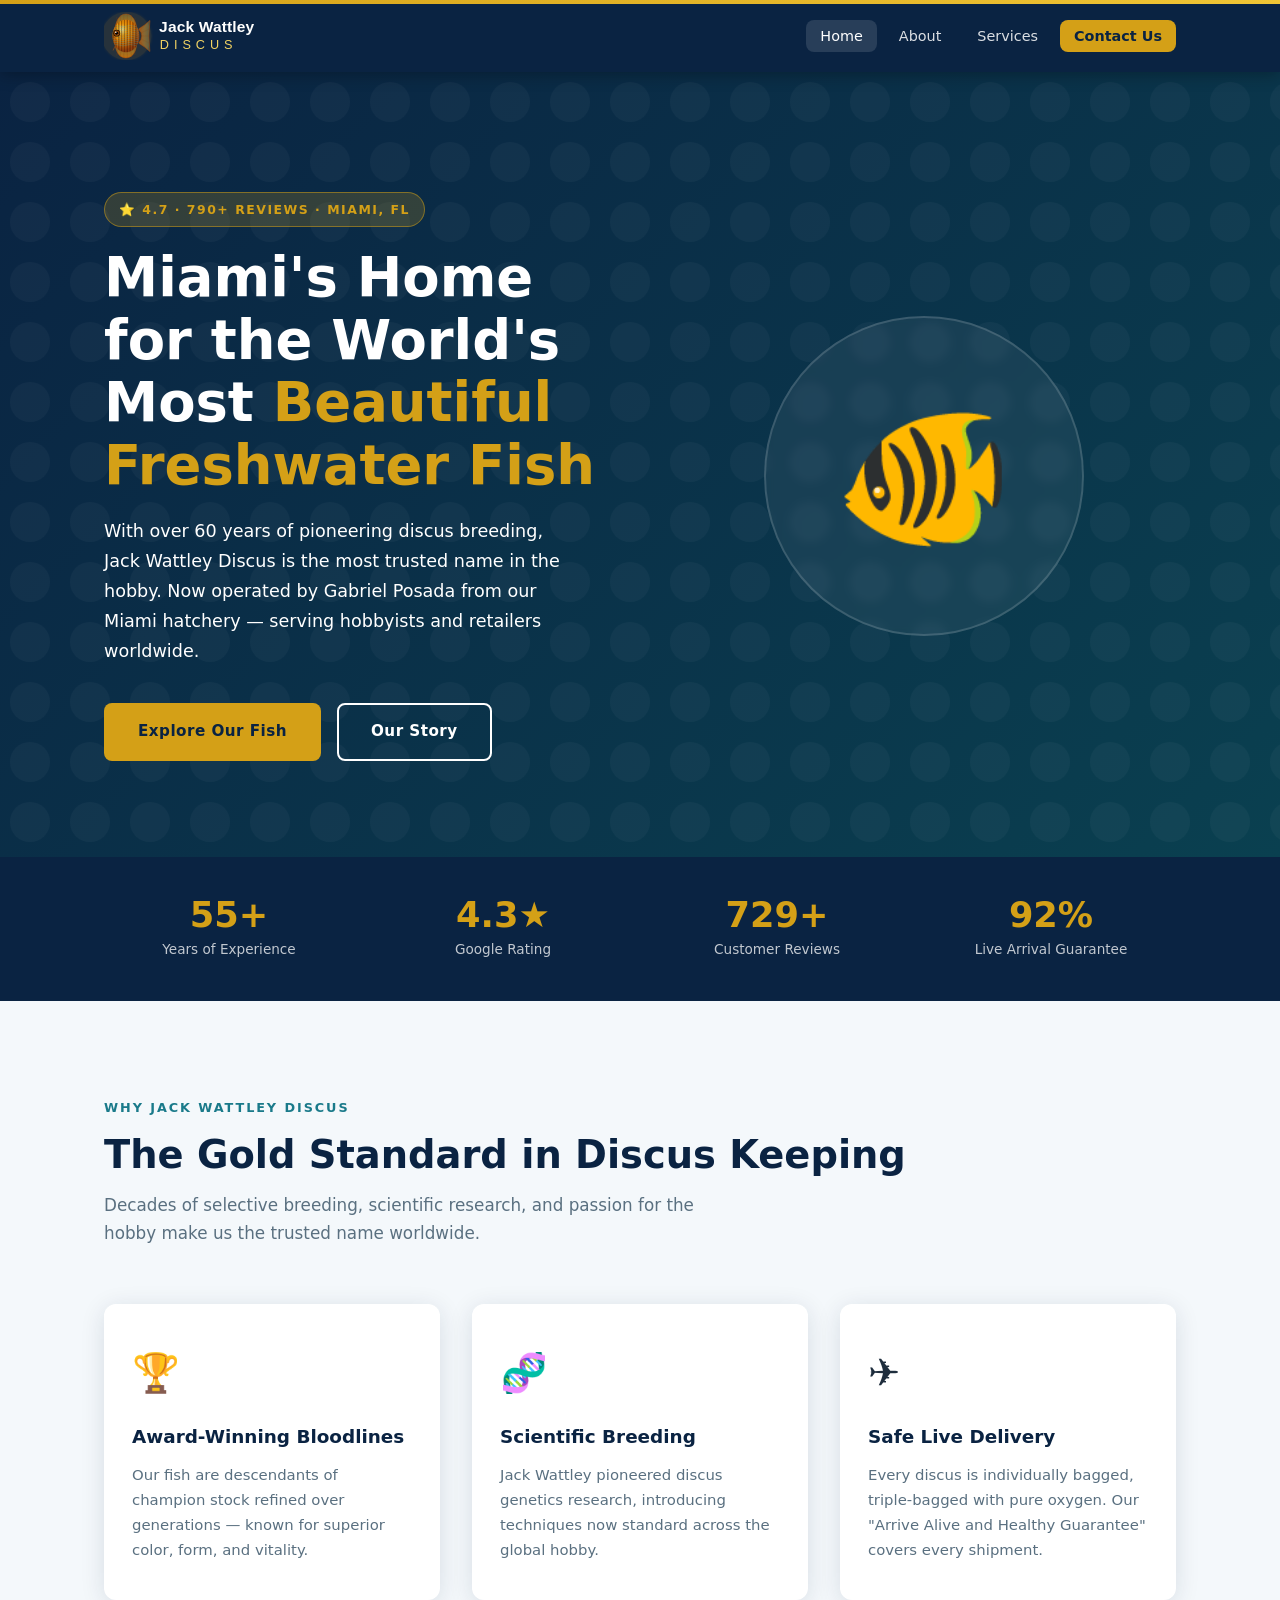
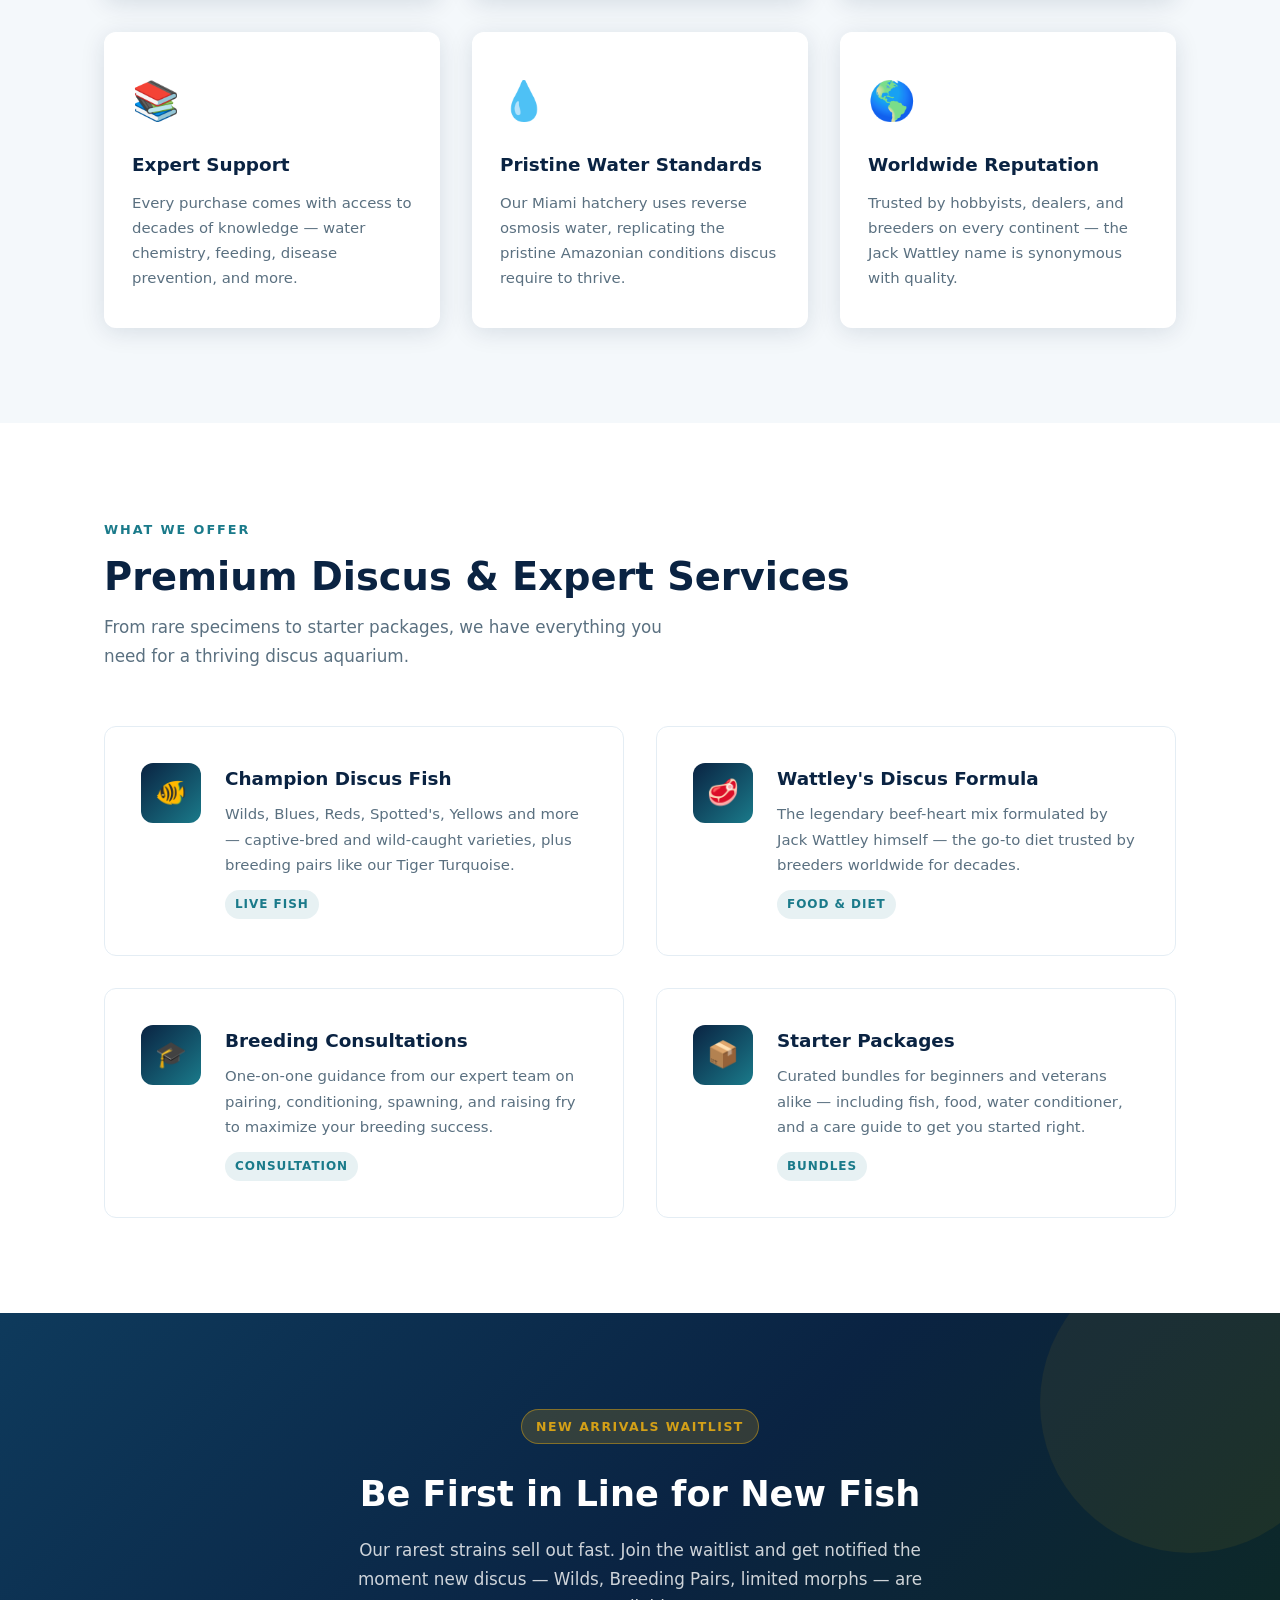
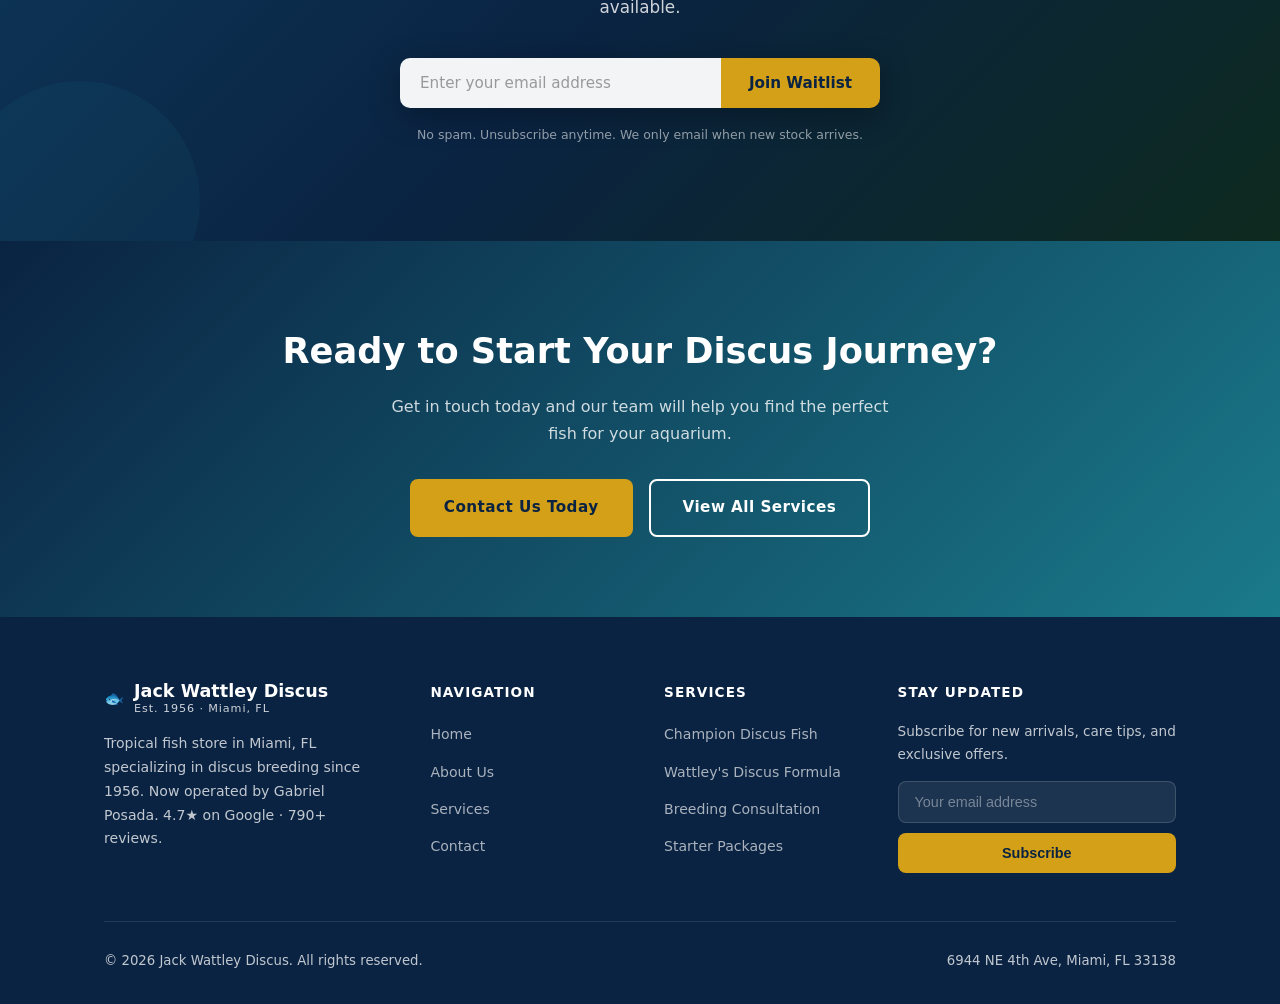
<file: index.html>
<!DOCTYPE html>
<html lang="en">
<head>
  <meta charset="UTF-8" />
  <meta name="viewport" content="width=device-width, initial-scale=1.0" />
  <title>Jack Wattley Discus | Tropical Fish Store in Miami, FL</title>
  <meta name="description" content="Jack Wattley Discus — Miami's premier tropical fish store specializing in discus breeding. Over 60 years of experience. Live arrival guarantee. 4.7★ rated." />
  <link rel="stylesheet" href="css/styles.css" />
</head>
<body>

  <!-- Navigation -->
  <header>
    <nav class="container">
      <a href="index.html" class="logo" aria-label="Jack Wattley Discus Home">
        <img src="images/logo.svg" alt="Jack Wattley Discus" class="logo-img" />
      </a>
      <ul class="nav-links" role="list">
        <li><a href="index.html">Home</a></li>
        <li><a href="about.html">About</a></li>
        <li><a href="services.html">Services</a></li>
        <li><a href="contact.html" class="nav-cta">Contact Us</a></li>
      </ul>
      <button class="hamburger" aria-label="Toggle menu" aria-expanded="false">
        <span></span><span></span><span></span>
      </button>
    </nav>
  </header>

  <!-- Hero -->
  <section class="hero">
    <div class="container hero-inner">
      <div class="hero-content">
        <div class="hero-badge">⭐ 4.7 · 790+ Reviews · Miami, FL</div>
        <h1>Miami's Home for the World's Most <em>Beautiful Freshwater Fish</em></h1>
        <p>With over 60 years of pioneering discus breeding, Jack Wattley Discus is the most trusted name in the hobby. Now operated by Gabriel Posada from our Miami hatchery — serving hobbyists and retailers worldwide.</p>
        <div class="hero-actions">
          <a href="services.html" class="btn btn-primary">Explore Our Fish</a>
          <a href="about.html" class="btn btn-outline">Our Story</a>
        </div>
      </div>
      <div class="hero-visual">
        <div class="fish-graphic">🐠</div>
      </div>
    </div>
  </section>

  <!-- Stats -->
  <div class="stats-bar">
    <div class="container stats-grid">
      <div>
        <div class="stat-num">60+</div>
        <div class="stat-label">Years of Experience</div>
      </div>
      <div>
        <div class="stat-num">4.7★</div>
        <div class="stat-label">Google Rating</div>
      </div>
      <div>
        <div class="stat-num">790+</div>
        <div class="stat-label">Customer Reviews</div>
      </div>
      <div>
        <div class="stat-num">100%</div>
        <div class="stat-label">Live Arrival Guarantee</div>
      </div>
    </div>
  </div>

  <!-- Why Choose Us -->
  <section class="features">
    <div class="container">
      <div class="section-label">Why Jack Wattley Discus</div>
      <h2 class="section-title">The Gold Standard in Discus Keeping</h2>
      <p class="section-subtitle">Decades of selective breeding, scientific research, and passion for the hobby make us the trusted name worldwide.</p>
      <div class="features-grid">
        <div class="feature-card">
          <div class="feature-icon">🏆</div>
          <h3>Award-Winning Bloodlines</h3>
          <p>Our fish are descendants of champion stock refined over generations — known for superior color, form, and vitality.</p>
        </div>
        <div class="feature-card">
          <div class="feature-icon">🧬</div>
          <h3>Scientific Breeding</h3>
          <p>Jack Wattley pioneered discus genetics research, introducing techniques now standard across the global hobby.</p>
        </div>
        <div class="feature-card">
          <div class="feature-icon">✈️</div>
          <h3>Safe Live Delivery</h3>
          <p>Every discus is individually bagged, triple-bagged with pure oxygen. Our "Arrive Alive and Healthy Guarantee" covers every shipment.</p>
        </div>
        <div class="feature-card">
          <div class="feature-icon">📚</div>
          <h3>Expert Support</h3>
          <p>Every purchase comes with access to decades of knowledge — water chemistry, feeding, disease prevention, and more.</p>
        </div>
        <div class="feature-card">
          <div class="feature-icon">💧</div>
          <h3>Pristine Water Standards</h3>
          <p>Our Miami hatchery uses reverse osmosis water, replicating the pristine Amazonian conditions discus require to thrive.</p>
        </div>
        <div class="feature-card">
          <div class="feature-icon">🌎</div>
          <h3>Worldwide Reputation</h3>
          <p>Trusted by hobbyists, dealers, and breeders on every continent — the Jack Wattley name is synonymous with quality.</p>
        </div>
      </div>
    </div>
  </section>

  <!-- Featured Services -->
  <section>
    <div class="container">
      <div class="section-label">What We Offer</div>
      <h2 class="section-title">Premium Discus & Expert Services</h2>
      <p class="section-subtitle">From rare specimens to starter packages, we have everything you need for a thriving discus aquarium.</p>
      <div class="services-grid">
        <div class="service-card">
          <div class="service-icon-wrap">🐠</div>
          <div>
            <h3>Champion Discus Fish</h3>
            <p>Wilds, Blues, Reds, Spotted's, Yellows and more — captive-bred and wild-caught varieties, plus breeding pairs like our Tiger Turquoise.</p>
            <span class="service-tag">Live Fish</span>
          </div>
        </div>
        <div class="service-card">
          <div class="service-icon-wrap">🥩</div>
          <div>
            <h3>Wattley's Discus Formula</h3>
            <p>The legendary beef-heart mix formulated by Jack Wattley himself — the go-to diet trusted by breeders worldwide for decades.</p>
            <span class="service-tag">Food & Diet</span>
          </div>
        </div>
        <div class="service-card">
          <div class="service-icon-wrap">🎓</div>
          <div>
            <h3>Breeding Consultations</h3>
            <p>One-on-one guidance from our expert team on pairing, conditioning, spawning, and raising fry to maximize your breeding success.</p>
            <span class="service-tag">Consultation</span>
          </div>
        </div>
        <div class="service-card">
          <div class="service-icon-wrap">📦</div>
          <div>
            <h3>Starter Packages</h3>
            <p>Curated bundles for beginners and veterans alike — including fish, food, water conditioner, and a care guide to get you started right.</p>
            <span class="service-tag">Bundles</span>
          </div>
        </div>
      </div>
    </div>
  </section>

  <!-- Waitlist -->
  <section class="waitlist">
    <div class="waitlist-inner">
      <div class="waitlist-badge">New Arrivals Waitlist</div>
      <h2>Be First in Line for New Fish</h2>
      <p>Our rarest strains sell out fast. Join the waitlist and get notified the moment new discus — Wilds, Breeding Pairs, limited morphs — are available.</p>
      <form class="waitlist-form" id="waitlistForm" action="https://formspree.io/f/xojzebkj" method="POST">
        <input type="hidden" name="_subject" value="You're on the Jack Wattley Discus Waitlist! 🐠" />
        <input type="hidden" name="_replyto" value="info@wattleydiscus.com" />
        <input type="email" name="email" placeholder="Enter your email address" required aria-label="Email address" />
        <button type="submit">Join Waitlist</button>
      </form>
      <div class="waitlist-note">No spam. Unsubscribe anytime. We only email when new stock arrives.</div>
      <div class="waitlist-success" id="waitlistSuccess">🐠 You're on the list! Check your inbox — a confirmation is on its way.</div>
    </div>
  </section>

  <!-- CTA Banner -->
  <div class="cta-banner">
    <div class="container">
      <h2>Ready to Start Your Discus Journey?</h2>
      <p>Get in touch today and our team will help you find the perfect fish for your aquarium.</p>
      <div class="cta-actions">
        <a href="contact.html" class="btn btn-primary">Contact Us Today</a>
        <a href="services.html" class="btn btn-outline">View All Services</a>
      </div>
    </div>
  </div>

  <!-- Footer -->
  <footer>
    <div class="container">
      <div class="footer-grid">
        <div class="footer-brand">
          <a href="index.html" class="logo">
            <div class="logo-icon">🐟</div>
            <div class="logo-text">Jack Wattley Discus<span>Est. 1956 · Miami, FL</span></div>
          </a>
          <p>Tropical fish store in Miami, FL specializing in discus breeding since 1956. Now operated by Gabriel Posada. 4.7★ on Google · 790+ reviews.</p>
        </div>
        <div class="footer-col">
          <h4>Navigation</h4>
          <ul>
            <li><a href="index.html">Home</a></li>
            <li><a href="about.html">About Us</a></li>
            <li><a href="services.html">Services</a></li>
            <li><a href="contact.html">Contact</a></li>
          </ul>
        </div>
        <div class="footer-col">
          <h4>Services</h4>
          <ul>
            <li><a href="services.html">Champion Discus Fish</a></li>
            <li><a href="services.html">Wattley's Discus Formula</a></li>
            <li><a href="services.html">Breeding Consultation</a></li>
            <li><a href="services.html">Starter Packages</a></li>
          </ul>
        </div>
        <div class="footer-col footer-newsletter">
          <h4>Stay Updated</h4>
          <p style="font-size:.85rem;margin-bottom:14px;">Subscribe for new arrivals, care tips, and exclusive offers.</p>
          <div class="footer-newsletter">
            <input type="email" placeholder="Your email address" aria-label="Email address" />
            <button type="button">Subscribe</button>
          </div>
        </div>
      </div>
      <div class="footer-bottom">
        <span>&copy; 2026 Jack Wattley Discus. All rights reserved.</span>
        <span>6944 NE 4th Ave, Miami, FL 33138</span>
      </div>
    </div>
  </footer>

  <script src="js/main.js"></script>
  <!-- Tawk.to Live Chat — sign up free at tawk.to, go to Administration > Channels > Chat Widget, copy your Property ID and replace YOUR_PROPERTY_ID below -->
  <script type="text/javascript">
    var Tawk_API=Tawk_API||{}, Tawk_LoadStart=new Date();
    (function(){
      var s1=document.createElement("script"),s0=document.getElementsByTagName("script")[0];
      s1.async=true;
      s1.src='https://embed.tawk.to/6a25b2af5bdfa41c2ccf3f19/default';
      s1.charset='UTF-8';
      s1.setAttribute('crossorigin','*');
      s0.parentNode.insertBefore(s1,s0);
    })();
  </script>
</body>
</html>
</file>
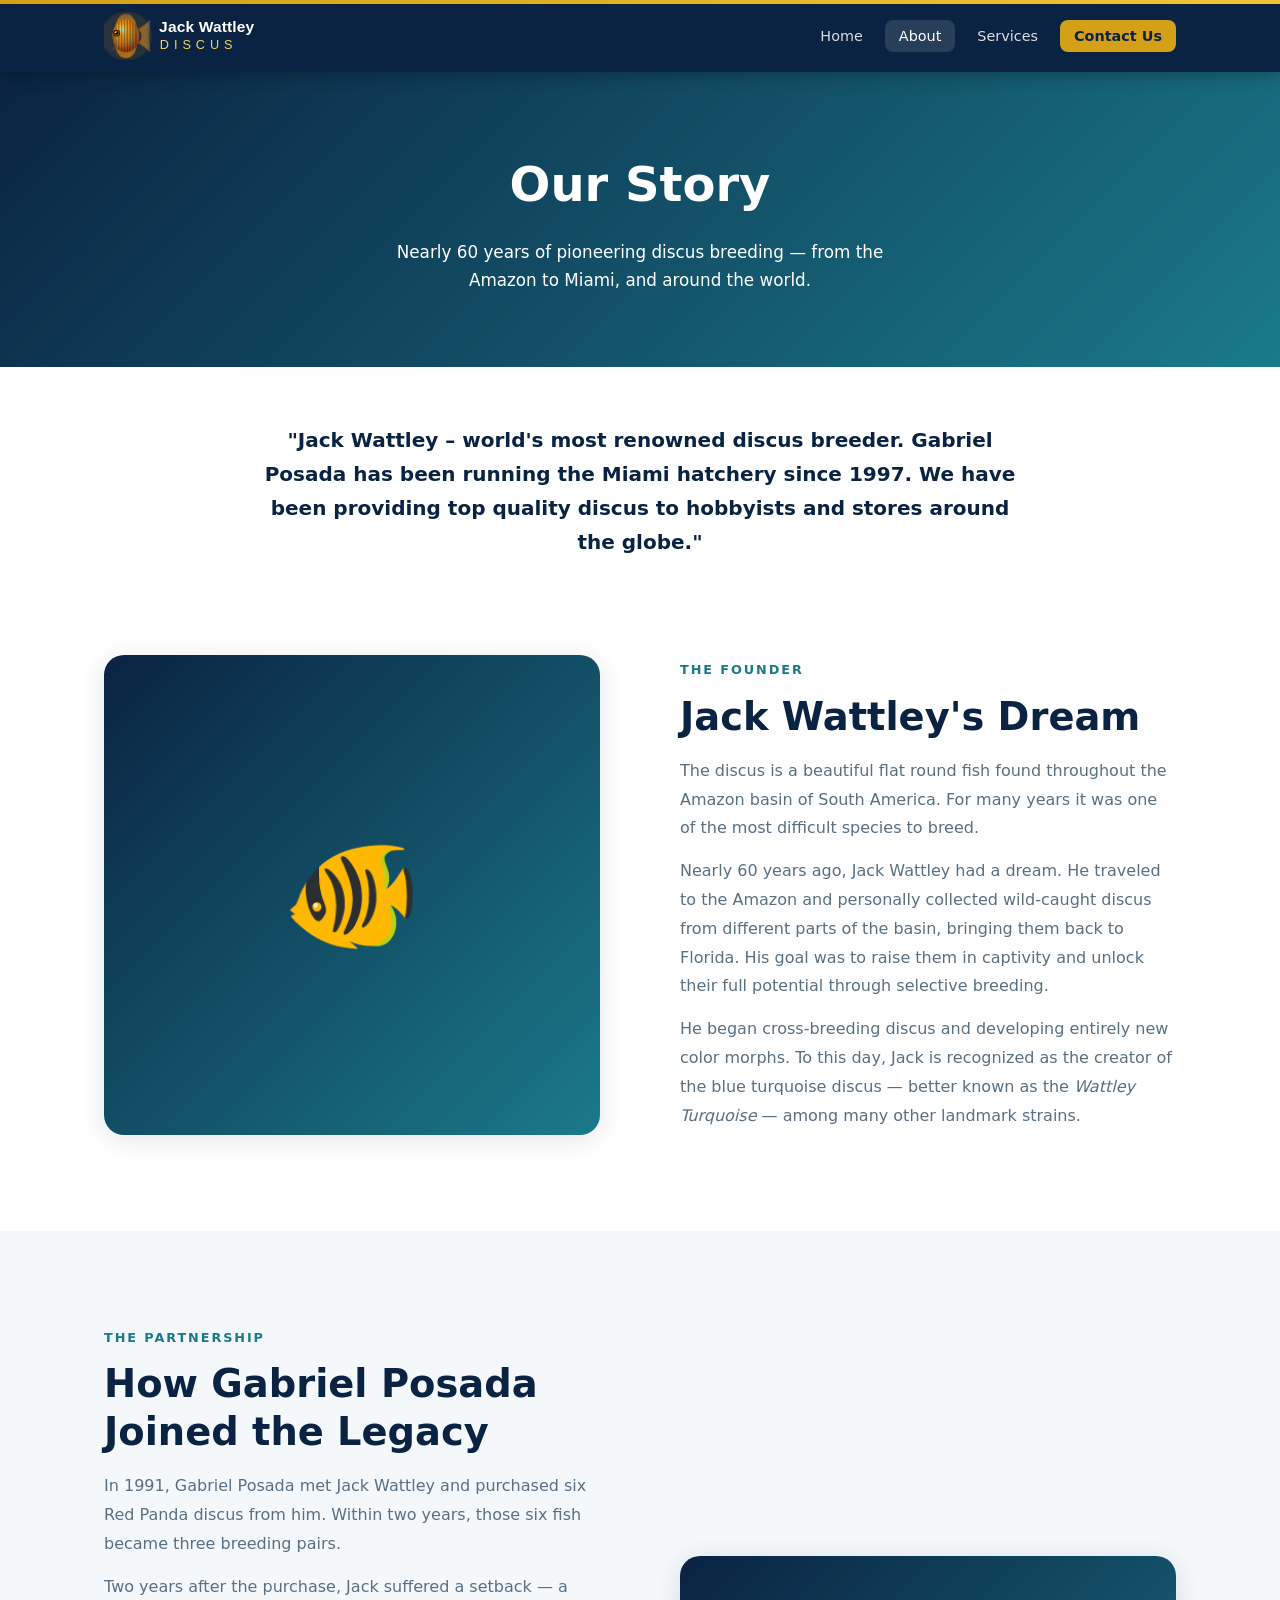
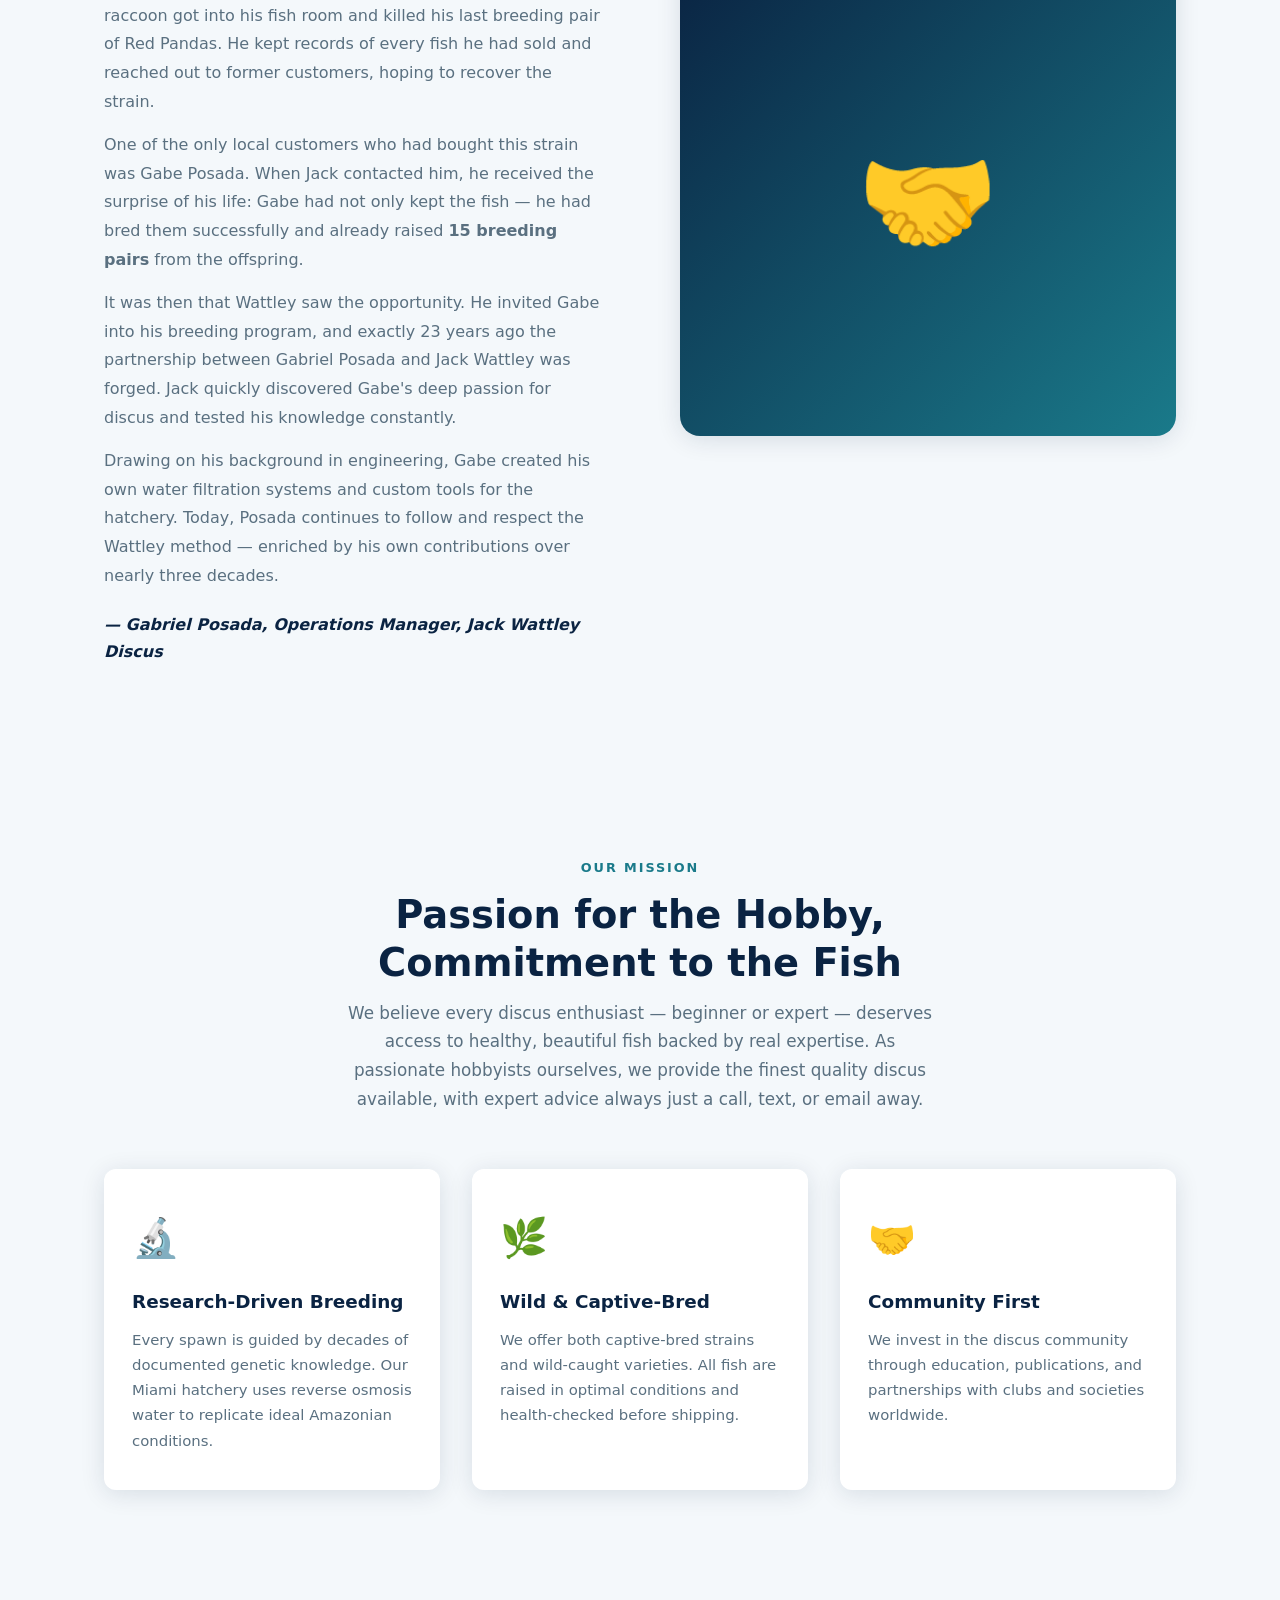
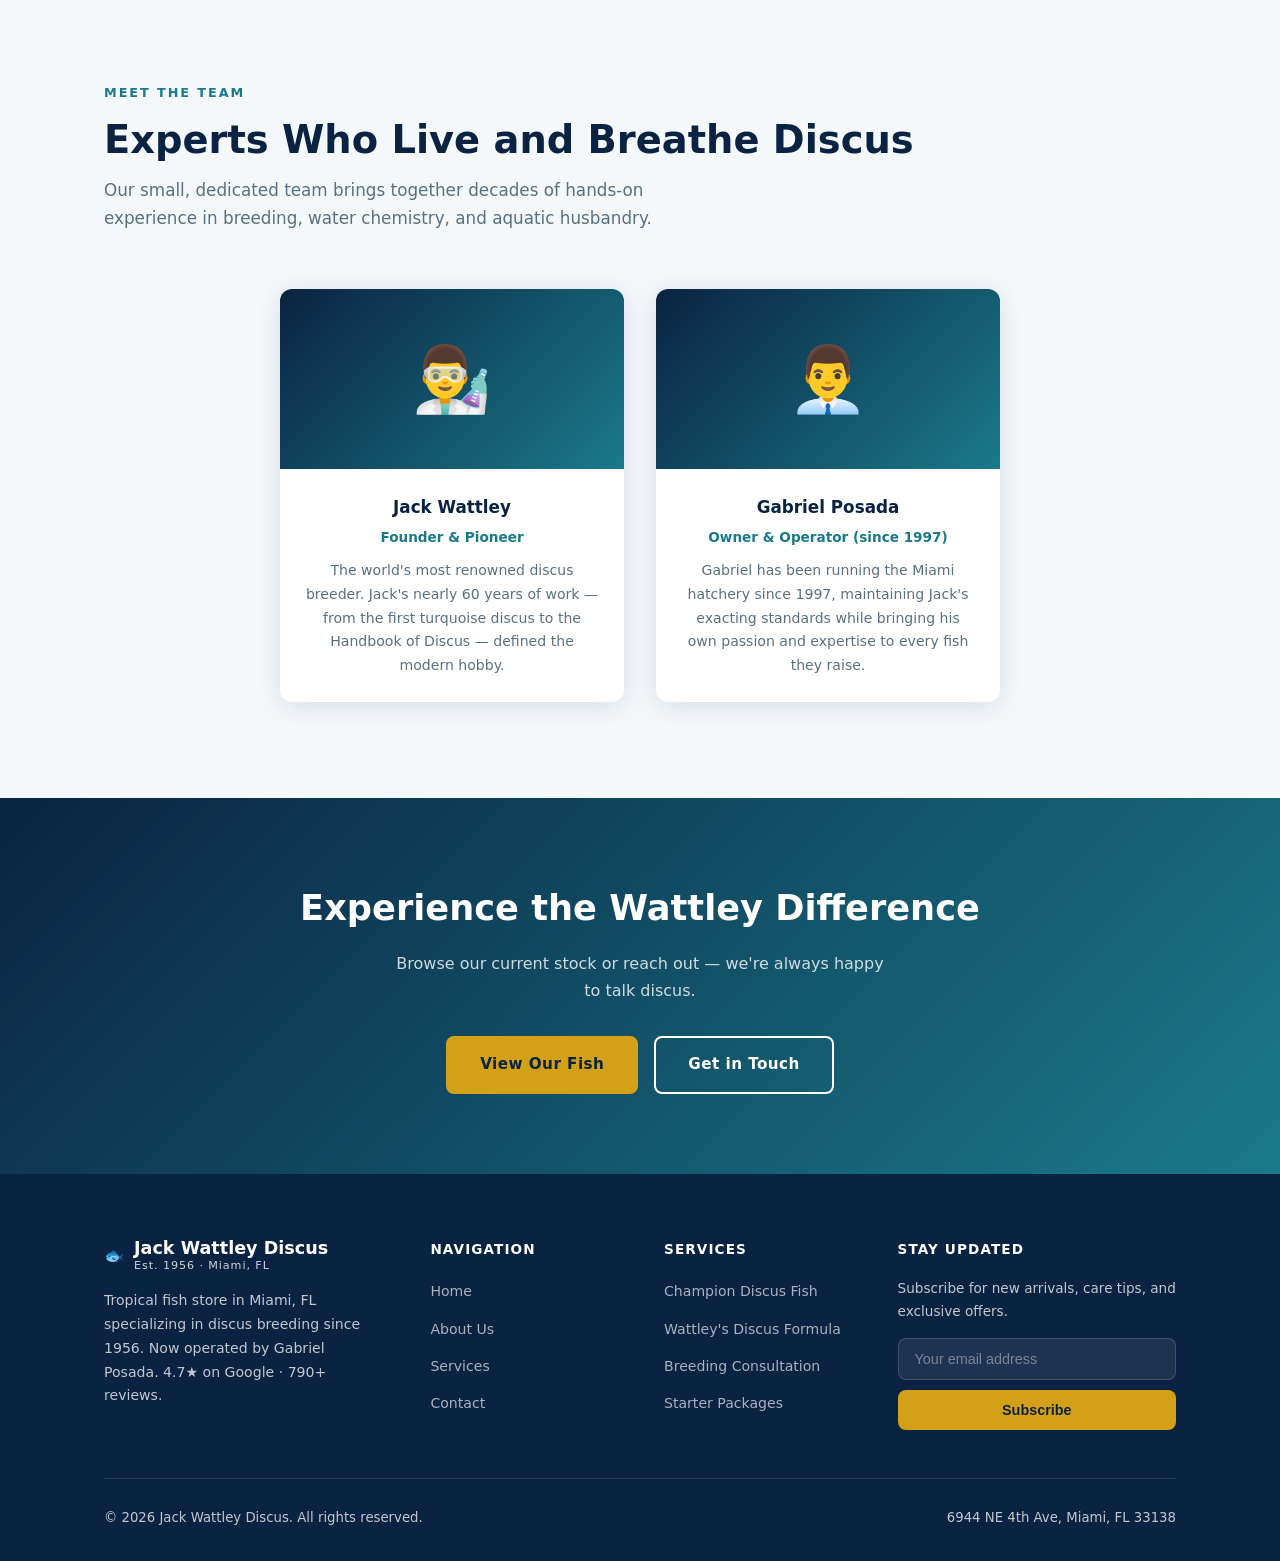
<file: about.html>
<!DOCTYPE html>
<html lang="en">
<head>
  <meta charset="UTF-8" />
  <meta name="viewport" content="width=device-width, initial-scale=1.0" />
  <title>About | Jack Wattley Discus</title>
  <meta name="description" content="The story behind Jack Wattley Discus — over 60 years of pioneering discus breeding, now operated by Gabriel Posada from our Miami, FL hatchery since 1997." />
  <link rel="stylesheet" href="css/styles.css" />
</head>
<body>

  <header>
    <nav class="container">
      <a href="index.html" class="logo" aria-label="Jack Wattley Discus Home">
        <img src="images/logo.svg" alt="Jack Wattley Discus" class="logo-img" />
      </a>
      <ul class="nav-links" role="list">
        <li><a href="index.html">Home</a></li>
        <li><a href="about.html">About</a></li>
        <li><a href="services.html">Services</a></li>
        <li><a href="contact.html" class="nav-cta">Contact Us</a></li>
      </ul>
      <button class="hamburger" aria-label="Toggle menu" aria-expanded="false">
        <span></span><span></span><span></span>
      </button>
    </nav>
  </header>

  <!-- Page Hero -->
  <div class="page-hero">
    <div class="container">
      <h1>Our Story</h1>
      <p>Nearly 60 years of pioneering discus breeding — from the Amazon to Miami, and around the world.</p>
    </div>
  </div>

  <!-- Intro quote -->
  <section style="padding:56px 0 0;">
    <div class="container" style="max-width:820px;text-align:center;">
      <p style="font-size:1.25rem;color:var(--navy);font-weight:600;line-height:1.7;">"Jack Wattley – world's most renowned discus breeder. Gabriel Posada has been running the Miami hatchery since 1997. We have been providing top quality discus to hobbyists and stores around the globe."</p>
    </div>
  </section>

  <!-- Jack's Story -->
  <section>
    <div class="container about-inner">
      <div class="about-image">🐠</div>
      <div>
        <div class="section-label">The Founder</div>
        <h2 class="section-title">Jack Wattley's Dream</h2>
        <p style="color:var(--muted);margin-top:16px;line-height:1.8;">The discus is a beautiful flat round fish found throughout the Amazon basin of South America. For many years it was one of the most difficult species to breed.</p>
        <p style="color:var(--muted);margin-top:14px;line-height:1.8;">Nearly 60 years ago, Jack Wattley had a dream. He traveled to the Amazon and personally collected wild-caught discus from different parts of the basin, bringing them back to Florida. His goal was to raise them in captivity and unlock their full potential through selective breeding.</p>
        <p style="color:var(--muted);margin-top:14px;line-height:1.8;">He began cross-breeding discus and developing entirely new color morphs. To this day, Jack is recognized as the creator of the blue turquoise discus — better known as the <em>Wattley Turquoise</em> — among many other landmark strains.</p>
      </div>
    </div>
  </section>

  <!-- Gabe's Story -->
  <section style="background:var(--light);">
    <div class="container about-inner" style="direction:ltr;">
      <div>
        <div class="section-label">The Partnership</div>
        <h2 class="section-title">How Gabriel Posada Joined the Legacy</h2>
        <p style="color:var(--muted);margin-top:16px;line-height:1.8;">In 1991, Gabriel Posada met Jack Wattley and purchased six Red Panda discus from him. Within two years, those six fish became three breeding pairs.</p>
        <p style="color:var(--muted);margin-top:14px;line-height:1.8;">Two years after the purchase, Jack suffered a setback — a raccoon got into his fish room and killed his last breeding pair of Red Pandas. He kept records of every fish he had sold and reached out to former customers, hoping to recover the strain.</p>
        <p style="color:var(--muted);margin-top:14px;line-height:1.8;">One of the only local customers who had bought this strain was Gabe Posada. When Jack contacted him, he received the surprise of his life: Gabe had not only kept the fish — he had bred them successfully and already raised <strong>15 breeding pairs</strong> from the offspring.</p>
        <p style="color:var(--muted);margin-top:14px;line-height:1.8;">It was then that Wattley saw the opportunity. He invited Gabe into his breeding program, and exactly 23 years ago the partnership between Gabriel Posada and Jack Wattley was forged. Jack quickly discovered Gabe's deep passion for discus and tested his knowledge constantly.</p>
        <p style="color:var(--muted);margin-top:14px;line-height:1.8;">Drawing on his background in engineering, Gabe created his own water filtration systems and custom tools for the hatchery. Today, Posada continues to follow and respect the Wattley method — enriched by his own contributions over nearly three decades.</p>
        <p style="margin-top:20px;font-style:italic;color:var(--navy);font-weight:600;">— Gabriel Posada, Operations Manager, Jack Wattley Discus</p>
      </div>
      <div class="about-image">🤝</div>
    </div>
  </section>

  <!-- Mission -->
  <section class="features">
    <div class="container">
      <div style="max-width:700px; margin: 0 auto; text-align:center;">
        <div class="section-label">Our Mission</div>
        <h2 class="section-title">Passion for the Hobby, Commitment to the Fish</h2>
        <p class="section-subtitle" style="margin-inline:auto;">We believe every discus enthusiast — beginner or expert — deserves access to healthy, beautiful fish backed by real expertise. As passionate hobbyists ourselves, we provide the finest quality discus available, with expert advice always just a call, text, or email away.</p>
      </div>
      <div class="features-grid" style="margin-top:56px;">
        <div class="feature-card">
          <div class="feature-icon">🔬</div>
          <h3>Research-Driven Breeding</h3>
          <p>Every spawn is guided by decades of documented genetic knowledge. Our Miami hatchery uses reverse osmosis water to replicate ideal Amazonian conditions.</p>
        </div>
        <div class="feature-card">
          <div class="feature-icon">🌿</div>
          <h3>Wild & Captive-Bred</h3>
          <p>We offer both captive-bred strains and wild-caught varieties. All fish are raised in optimal conditions and health-checked before shipping.</p>
        </div>
        <div class="feature-card">
          <div class="feature-icon">🤝</div>
          <h3>Community First</h3>
          <p>We invest in the discus community through education, publications, and partnerships with clubs and societies worldwide.</p>
        </div>
      </div>
    </div>
  </section>

  <!-- Team -->
  <section class="team">
    <div class="container">
      <div class="section-label">Meet the Team</div>
      <h2 class="section-title">Experts Who Live and Breathe Discus</h2>
      <p class="section-subtitle">Our small, dedicated team brings together decades of hands-on experience in breeding, water chemistry, and aquatic husbandry.</p>
      <div class="team-grid" style="grid-template-columns: repeat(2, 1fr); max-width:720px; margin:56px auto 0;">
        <div class="team-card">
          <div class="team-avatar">👨‍🔬</div>
          <div class="team-info">
            <h3>Jack Wattley</h3>
            <div class="role">Founder & Pioneer</div>
            <p>The world's most renowned discus breeder. Jack's nearly 60 years of work — from the first turquoise discus to the Handbook of Discus — defined the modern hobby.</p>
          </div>
        </div>
        <div class="team-card">
          <div class="team-avatar">👨‍💼</div>
          <div class="team-info">
            <h3>Gabriel Posada</h3>
            <div class="role">Owner & Operator (since 1997)</div>
            <p>Gabriel has been running the Miami hatchery since 1997, maintaining Jack's exacting standards while bringing his own passion and expertise to every fish they raise.</p>
          </div>
        </div>
      </div>
    </div>
  </section>

  <!-- CTA Banner -->
  <div class="cta-banner">
    <div class="container">
      <h2>Experience the Wattley Difference</h2>
      <p>Browse our current stock or reach out — we're always happy to talk discus.</p>
      <div class="cta-actions">
        <a href="services.html" class="btn btn-primary">View Our Fish</a>
        <a href="contact.html" class="btn btn-outline">Get in Touch</a>
      </div>
    </div>
  </div>

  <footer>
    <div class="container">
      <div class="footer-grid">
        <div class="footer-brand">
          <a href="index.html" class="logo">
            <div class="logo-icon">🐟</div>
            <div class="logo-text">Jack Wattley Discus<span>Est. 1956 · Miami, FL</span></div>
          </a>
          <p>Tropical fish store in Miami, FL specializing in discus breeding since 1956. Now operated by Gabriel Posada. 4.7★ on Google · 790+ reviews.</p>
        </div>
        <div class="footer-col">
          <h4>Navigation</h4>
          <ul>
            <li><a href="index.html">Home</a></li>
            <li><a href="about.html">About Us</a></li>
            <li><a href="services.html">Services</a></li>
            <li><a href="contact.html">Contact</a></li>
          </ul>
        </div>
        <div class="footer-col">
          <h4>Services</h4>
          <ul>
            <li><a href="services.html">Champion Discus Fish</a></li>
            <li><a href="services.html">Wattley's Discus Formula</a></li>
            <li><a href="services.html">Breeding Consultation</a></li>
            <li><a href="services.html">Starter Packages</a></li>
          </ul>
        </div>
        <div class="footer-col footer-newsletter">
          <h4>Stay Updated</h4>
          <p style="font-size:.85rem;margin-bottom:14px;">Subscribe for new arrivals, care tips, and exclusive offers.</p>
          <div class="footer-newsletter">
            <input type="email" placeholder="Your email address" aria-label="Email address" />
            <button type="button">Subscribe</button>
          </div>
        </div>
      </div>
      <div class="footer-bottom">
        <span>&copy; 2026 Jack Wattley Discus. All rights reserved.</span>
        <span>6944 NE 4th Ave, Miami, FL 33138</span>
      </div>
    </div>
  </footer>

  <script src="js/main.js"></script>
  <script type="text/javascript">
    var Tawk_API=Tawk_API||{}, Tawk_LoadStart=new Date();
    (function(){
      var s1=document.createElement("script"),s0=document.getElementsByTagName("script")[0];
      s1.async=true;
      s1.src='https://embed.tawk.to/6a25b2af5bdfa41c2ccf3f19/default';
      s1.charset='UTF-8';
      s1.setAttribute('crossorigin','*');
      s0.parentNode.insertBefore(s1,s0);
    })();
  </script>
</body>
</html>
</file>
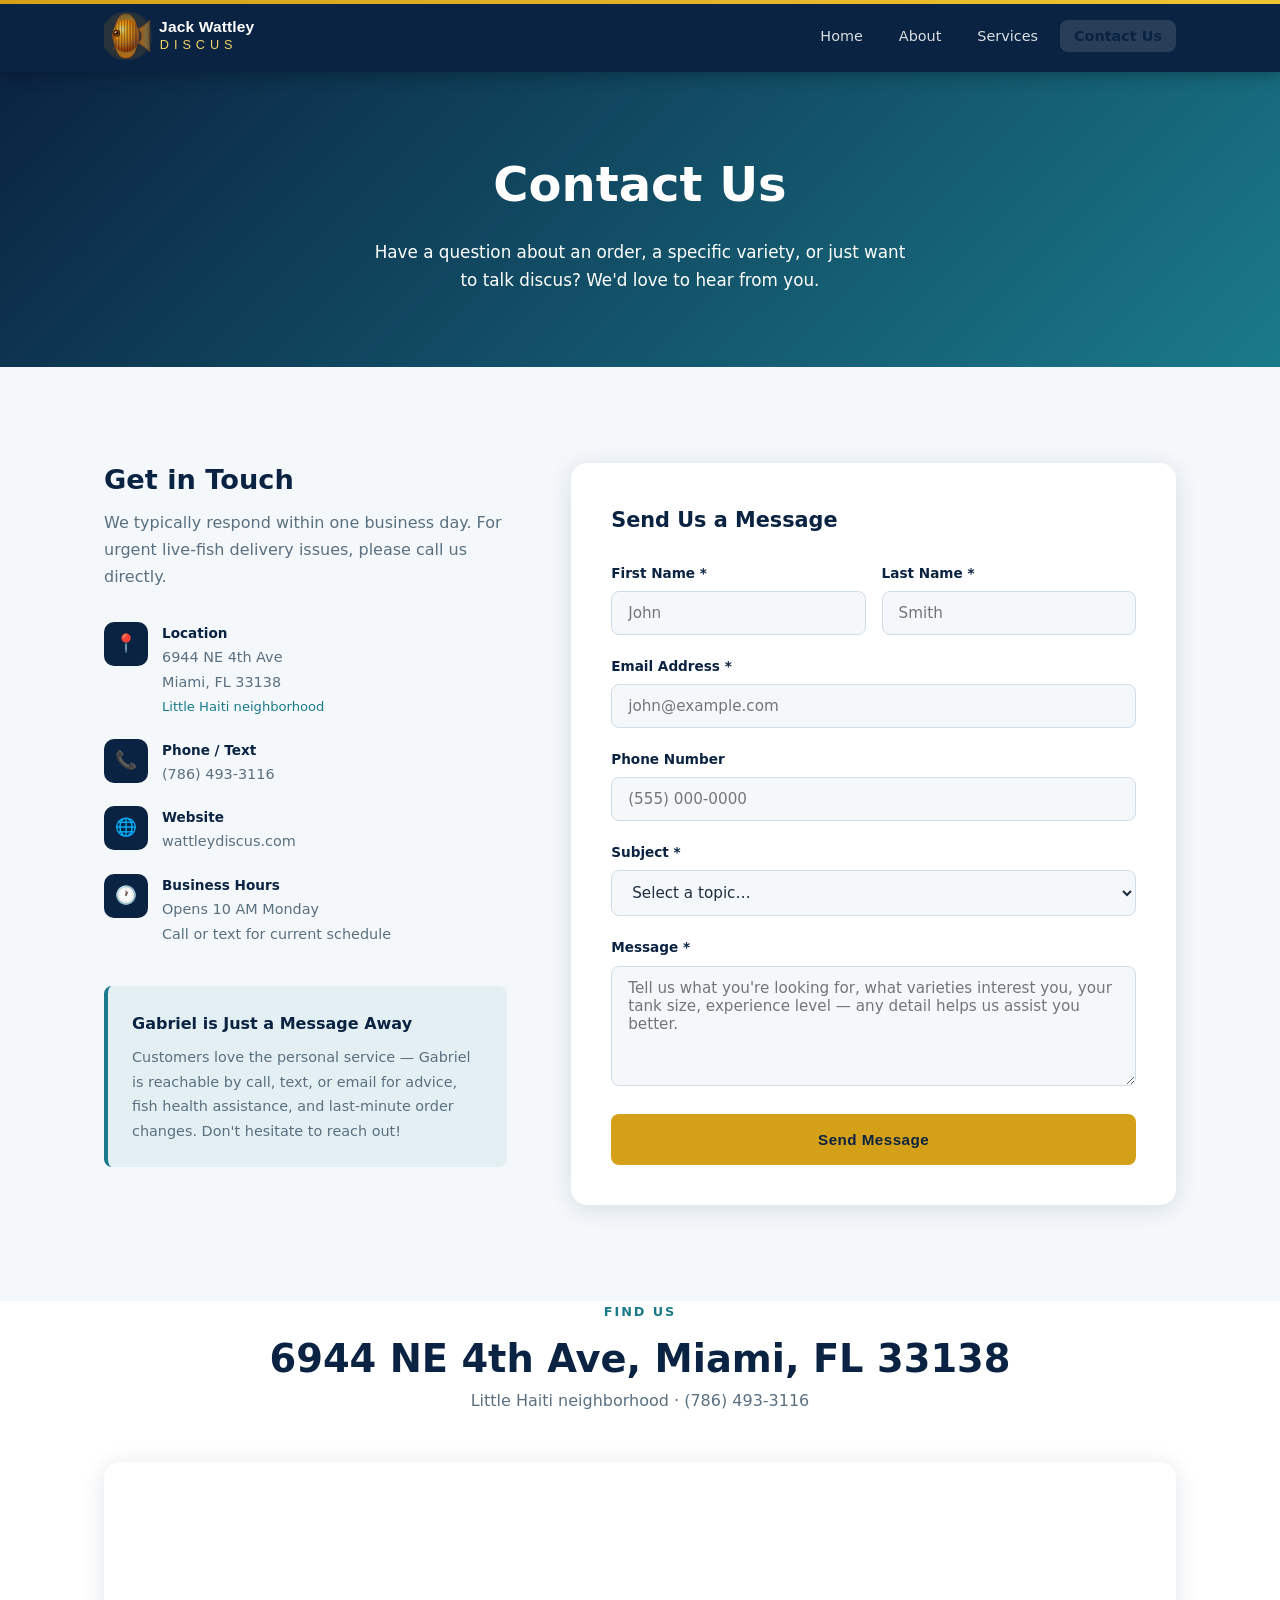
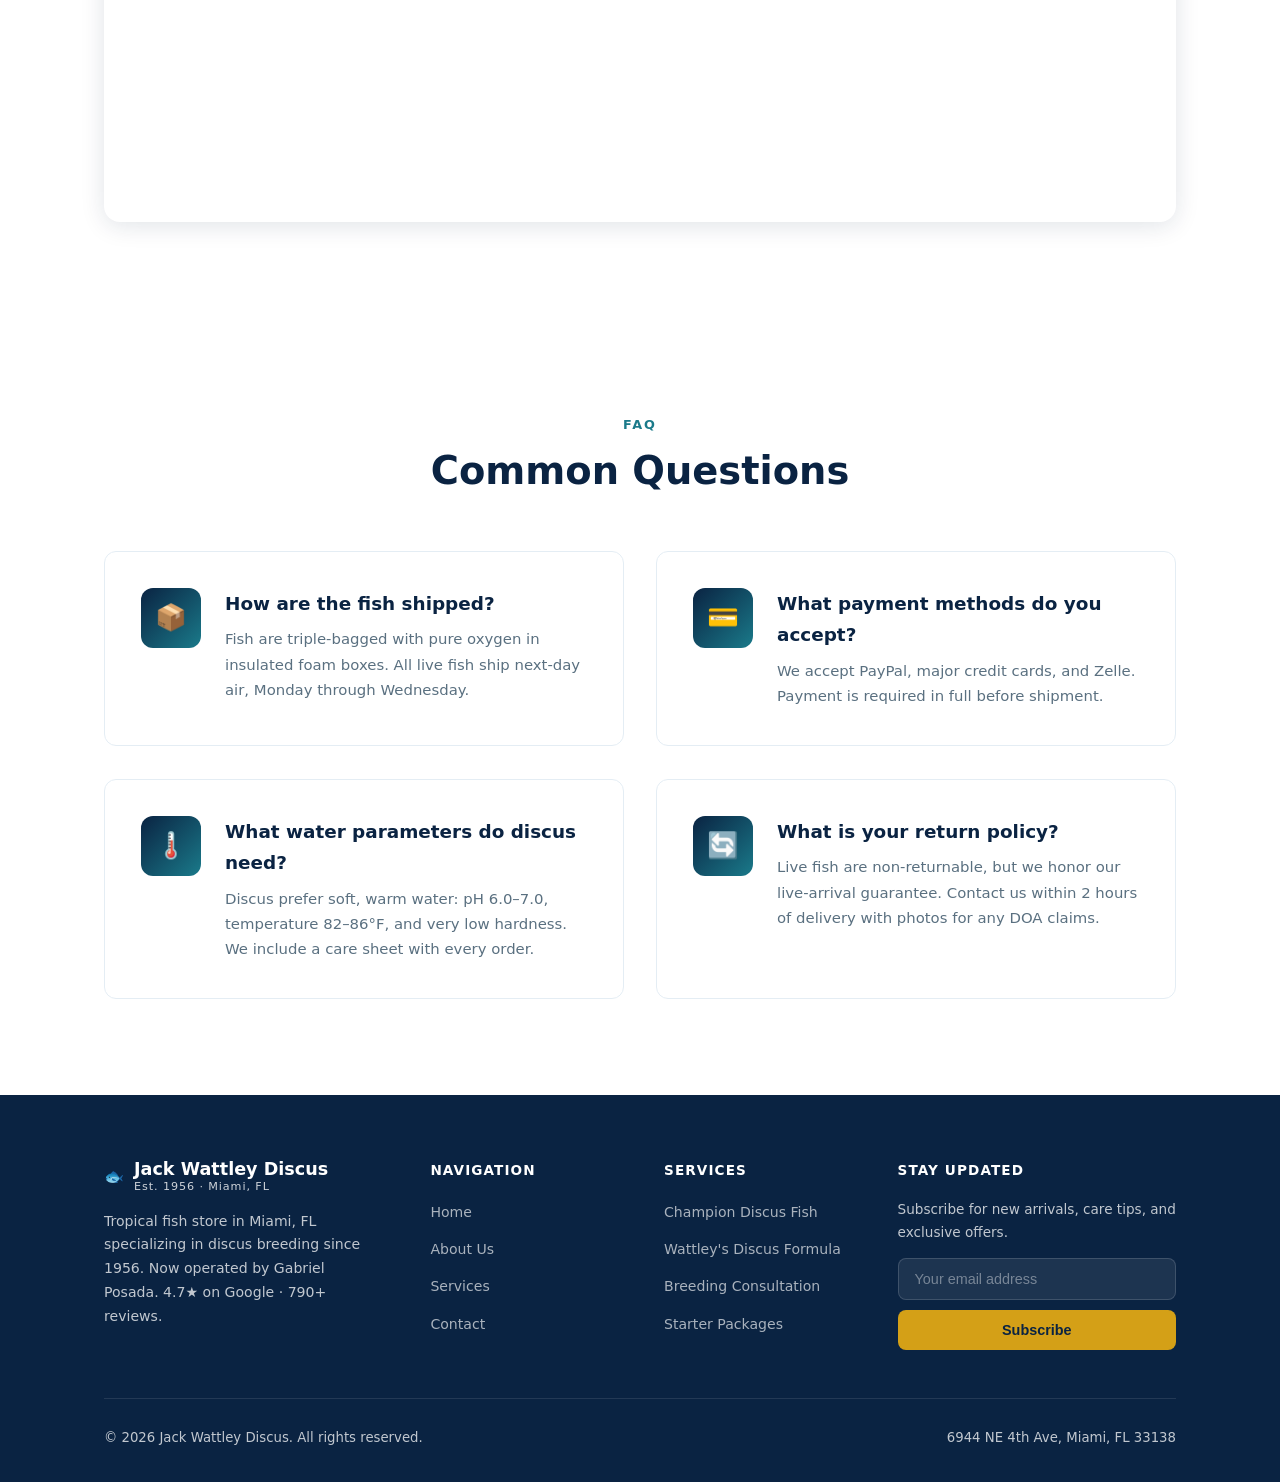
<file: contact.html>
<!DOCTYPE html>
<html lang="en">
<head>
  <meta charset="UTF-8" />
  <meta name="viewport" content="width=device-width, initial-scale=1.0" />
  <title>Contact | Jack Wattley Discus</title>
  <meta name="description" content="Contact Jack Wattley Discus — orders, consultations, shipping questions, or just talk discus. We're here to help." />
  <link rel="stylesheet" href="css/styles.css" />
</head>
<body>

  <header>
    <nav class="container">
      <a href="index.html" class="logo" aria-label="Jack Wattley Discus Home">
        <img src="images/logo.svg" alt="Jack Wattley Discus" class="logo-img" />
      </a>
      <ul class="nav-links" role="list">
        <li><a href="index.html">Home</a></li>
        <li><a href="about.html">About</a></li>
        <li><a href="services.html">Services</a></li>
        <li><a href="contact.html" class="nav-cta">Contact Us</a></li>
      </ul>
      <button class="hamburger" aria-label="Toggle menu" aria-expanded="false">
        <span></span><span></span><span></span>
      </button>
    </nav>
  </header>

  <div class="page-hero">
    <div class="container">
      <h1>Contact Us</h1>
      <p>Have a question about an order, a specific variety, or just want to talk discus? We'd love to hear from you.</p>
    </div>
  </div>

  <section class="contact">
    <div class="container">
      <div class="contact-inner">

        <!-- Contact Info -->
        <div>
          <h2 class="section-title" style="font-size:1.7rem;">Get in Touch</h2>
          <p style="color:var(--muted);margin-top:12px;margin-bottom:32px;">We typically respond within one business day. For urgent live-fish delivery issues, please call us directly.</p>

          <div class="contact-detail">
            <div class="contact-detail-icon">📍</div>
            <div>
              <h4>Location</h4>
              <p>6944 NE 4th Ave<br>Miami, FL 33138<br><span style="font-size:.82rem;color:var(--teal);">Little Haiti neighborhood</span></p>
            </div>
          </div>
          <div class="contact-detail">
            <div class="contact-detail-icon">📞</div>
            <div>
              <h4>Phone / Text</h4>
              <p>(786) 493-3116</p>
            </div>
          </div>
          <div class="contact-detail">
            <div class="contact-detail-icon">🌐</div>
            <div>
              <h4>Website</h4>
              <p>wattleydiscus.com</p>
            </div>
          </div>
          <div class="contact-detail">
            <div class="contact-detail-icon">🕐</div>
            <div>
              <h4>Business Hours</h4>
              <p>Opens 10 AM Monday<br>Call or text for current schedule</p>
            </div>
          </div>

          <div style="margin-top:40px;padding:24px;background:rgba(26,122,138,.08);border-left:4px solid var(--teal);border-radius:var(--radius);">
            <h4 style="color:var(--navy);margin-bottom:8px;">Gabriel is Just a Message Away</h4>
            <p style="font-size:.9rem;color:var(--muted);">Customers love the personal service — Gabriel is reachable by call, text, or email for advice, fish health assistance, and last-minute order changes. Don't hesitate to reach out!</p>
          </div>
        </div>

        <!-- Contact Form -->
        <div class="contact-form">
          <h3 style="font-size:1.3rem;color:var(--navy);margin-bottom:24px;">Send Us a Message</h3>
          <form id="contactForm" novalidate>
            <div class="form-row">
              <div class="form-group">
                <label for="firstName">First Name *</label>
                <input type="text" id="firstName" name="firstName" placeholder="John" required />
              </div>
              <div class="form-group">
                <label for="lastName">Last Name *</label>
                <input type="text" id="lastName" name="lastName" placeholder="Smith" required />
              </div>
            </div>
            <div class="form-group">
              <label for="email">Email Address *</label>
              <input type="email" id="email" name="email" placeholder="john@example.com" required />
            </div>
            <div class="form-group">
              <label for="phone">Phone Number</label>
              <input type="tel" id="phone" name="phone" placeholder="(555) 000-0000" />
            </div>
            <div class="form-group">
              <label for="subject">Subject *</label>
              <select id="subject" name="subject" required>
                <option value="" disabled selected>Select a topic…</option>
                <option value="order">Place an Order</option>
                <option value="availability">Fish Availability</option>
                <option value="consultation">Breeding Consultation</option>
                <option value="shipping">Shipping Question</option>
                <option value="food">Food & Nutrition</option>
                <option value="other">Other</option>
              </select>
            </div>
            <div class="form-group">
              <label for="message">Message *</label>
              <textarea id="message" name="message" placeholder="Tell us what you're looking for, what varieties interest you, your tank size, experience level — any detail helps us assist you better." required></textarea>
            </div>
            <button type="submit" class="btn btn-primary form-submit">Send Message</button>
          </form>
          <div class="form-success">
            ✅ Thank you! Your message has been sent. We'll be in touch within one business day.
          </div>
        </div>

      </div>
    </div>
  </section>

  <!-- Google Maps -->
  <section style="padding-top:0;">
    <div class="container">
      <div class="section-label" style="text-align:center;">Find Us</div>
      <h2 class="section-title" style="text-align:center;margin-bottom:4px;">6944 NE 4th Ave, Miami, FL 33138</h2>
      <p style="text-align:center;color:var(--muted);margin-bottom:0;">Little Haiti neighborhood · (786) 493-3116</p>
      <div class="map-wrap">
        <iframe
          src="https://maps.google.com/maps?q=6944+NE+4th+Ave+Miami+FL+33138&hl=en&z=15&output=embed"
          allowfullscreen
          loading="lazy"
          referrerpolicy="no-referrer-when-downgrade"
          title="Jack Wattley Discus location map">
        </iframe>
      </div>
    </div>
  </section>

  <!-- FAQ -->
  <section>
    <div class="container">
      <div style="text-align:center;margin-bottom:56px;">
        <div class="section-label">FAQ</div>
        <h2 class="section-title">Common Questions</h2>
      </div>
      <div class="services-grid">
        <div class="service-card">
          <div class="service-icon-wrap">📦</div>
          <div>
            <h3>How are the fish shipped?</h3>
            <p>Fish are triple-bagged with pure oxygen in insulated foam boxes. All live fish ship next-day air, Monday through Wednesday.</p>
          </div>
        </div>
        <div class="service-card">
          <div class="service-icon-wrap">💳</div>
          <div>
            <h3>What payment methods do you accept?</h3>
            <p>We accept PayPal, major credit cards, and Zelle. Payment is required in full before shipment.</p>
          </div>
        </div>
        <div class="service-card">
          <div class="service-icon-wrap">🌡️</div>
          <div>
            <h3>What water parameters do discus need?</h3>
            <p>Discus prefer soft, warm water: pH 6.0–7.0, temperature 82–86°F, and very low hardness. We include a care sheet with every order.</p>
          </div>
        </div>
        <div class="service-card">
          <div class="service-icon-wrap">🔄</div>
          <div>
            <h3>What is your return policy?</h3>
            <p>Live fish are non-returnable, but we honor our live-arrival guarantee. Contact us within 2 hours of delivery with photos for any DOA claims.</p>
          </div>
        </div>
      </div>
    </div>
  </section>

  <footer>
    <div class="container">
      <div class="footer-grid">
        <div class="footer-brand">
          <a href="index.html" class="logo">
            <div class="logo-icon">🐟</div>
            <div class="logo-text">Jack Wattley Discus<span>Est. 1956 · Miami, FL</span></div>
          </a>
          <p>Tropical fish store in Miami, FL specializing in discus breeding since 1956. Now operated by Gabriel Posada. 4.7★ on Google · 790+ reviews.</p>
        </div>
        <div class="footer-col">
          <h4>Navigation</h4>
          <ul>
            <li><a href="index.html">Home</a></li>
            <li><a href="about.html">About Us</a></li>
            <li><a href="services.html">Services</a></li>
            <li><a href="contact.html">Contact</a></li>
          </ul>
        </div>
        <div class="footer-col">
          <h4>Services</h4>
          <ul>
            <li><a href="services.html">Champion Discus Fish</a></li>
            <li><a href="services.html">Wattley's Discus Formula</a></li>
            <li><a href="services.html">Breeding Consultation</a></li>
            <li><a href="services.html">Starter Packages</a></li>
          </ul>
        </div>
        <div class="footer-col footer-newsletter">
          <h4>Stay Updated</h4>
          <p style="font-size:.85rem;margin-bottom:14px;">Subscribe for new arrivals, care tips, and exclusive offers.</p>
          <div class="footer-newsletter">
            <input type="email" placeholder="Your email address" aria-label="Email address" />
            <button type="button">Subscribe</button>
          </div>
        </div>
      </div>
      <div class="footer-bottom">
        <span>&copy; 2026 Jack Wattley Discus. All rights reserved.</span>
        <span>6944 NE 4th Ave, Miami, FL 33138</span>
      </div>
    </div>
  </footer>

  <script src="js/main.js"></script>
  <script type="text/javascript">
    var Tawk_API=Tawk_API||{}, Tawk_LoadStart=new Date();
    (function(){
      var s1=document.createElement("script"),s0=document.getElementsByTagName("script")[0];
      s1.async=true;
      s1.src='https://embed.tawk.to/6a25b2af5bdfa41c2ccf3f19/default';
      s1.charset='UTF-8';
      s1.setAttribute('crossorigin','*');
      s0.parentNode.insertBefore(s1,s0);
    })();
  </script>
</body>
</html>
</file>
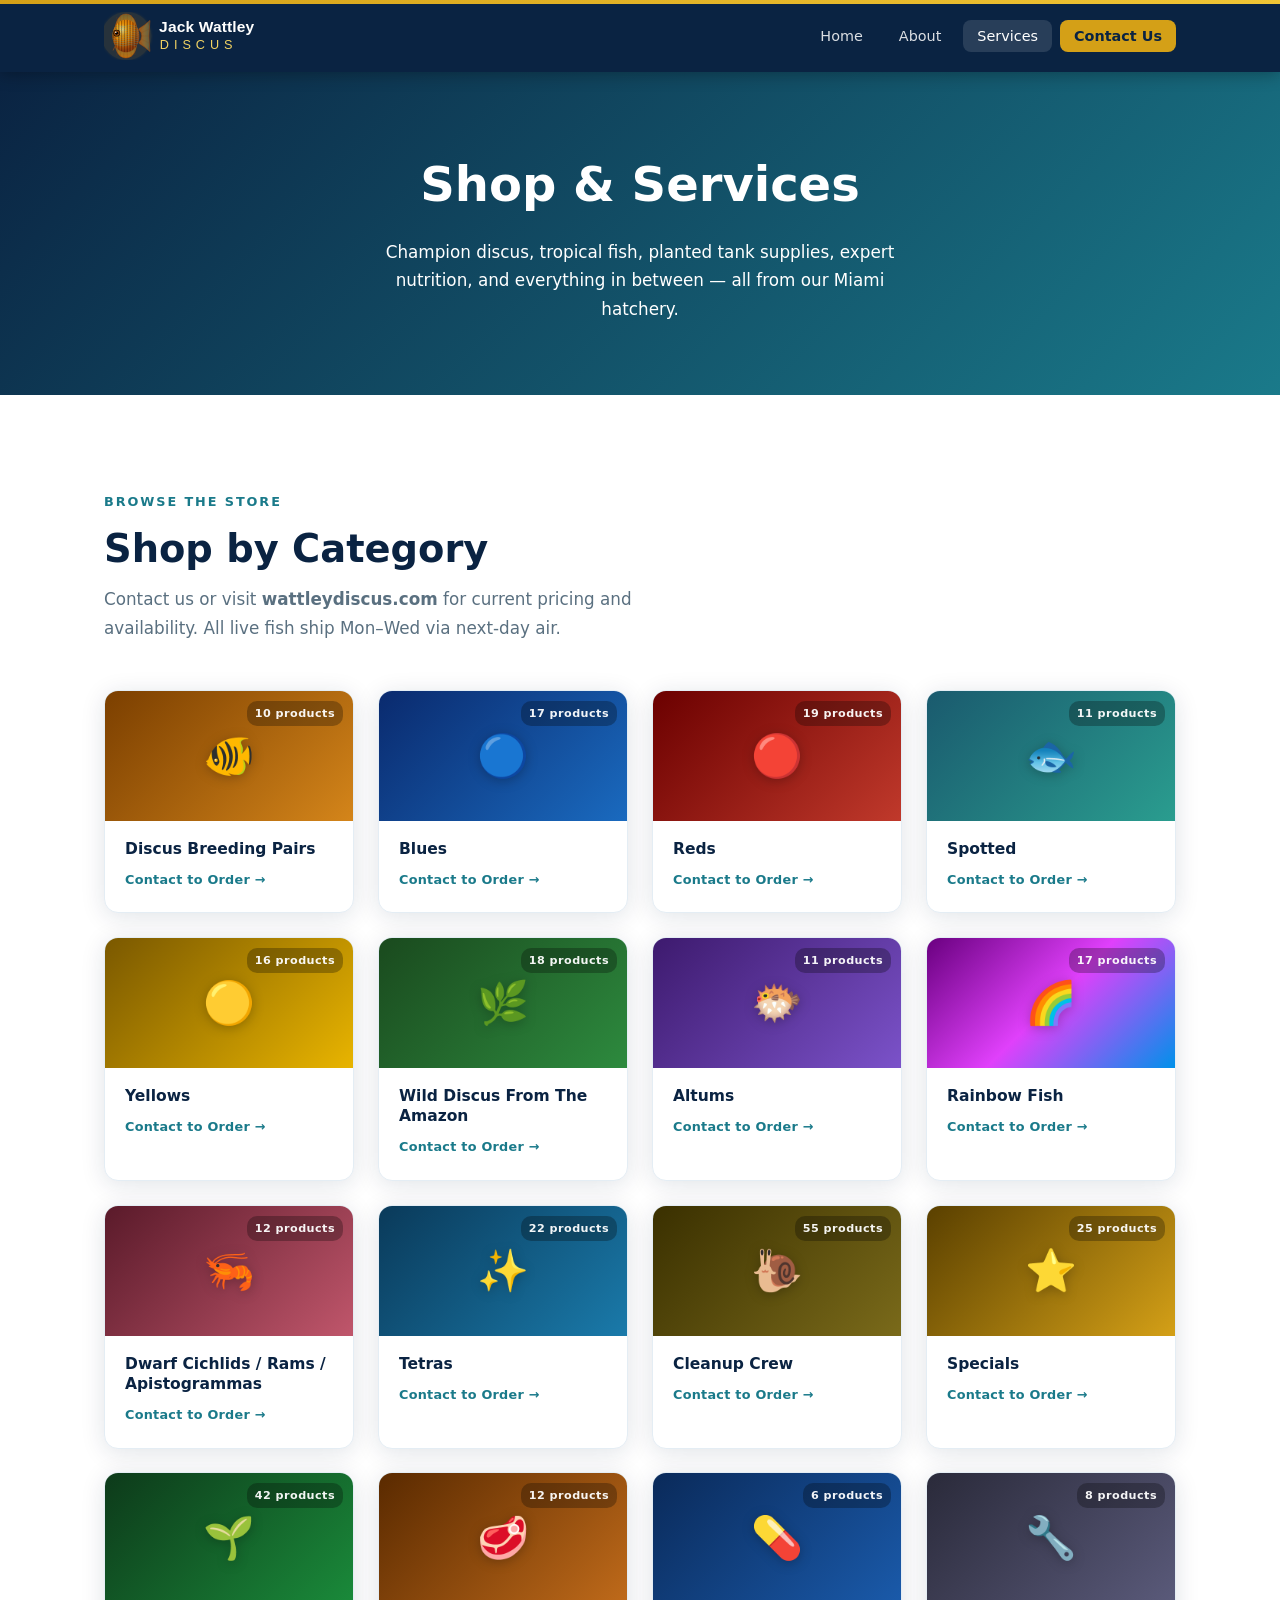
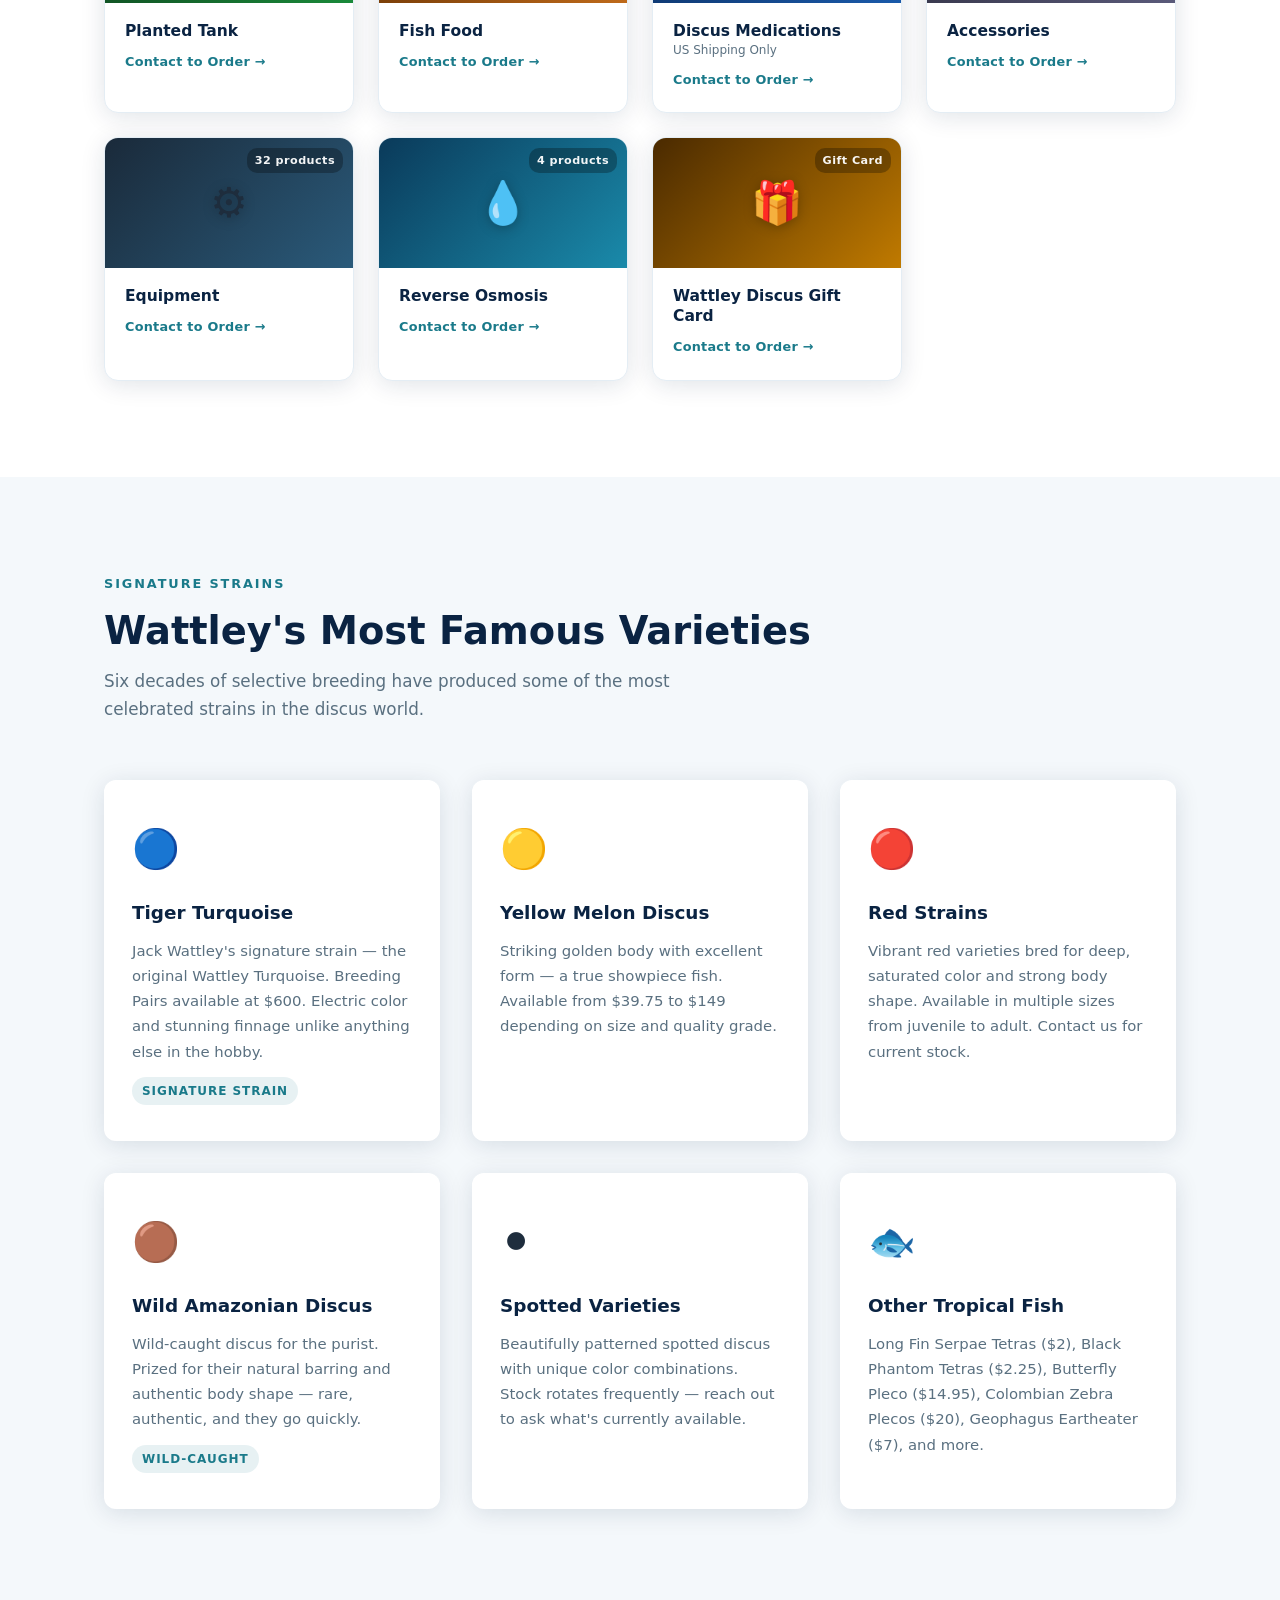
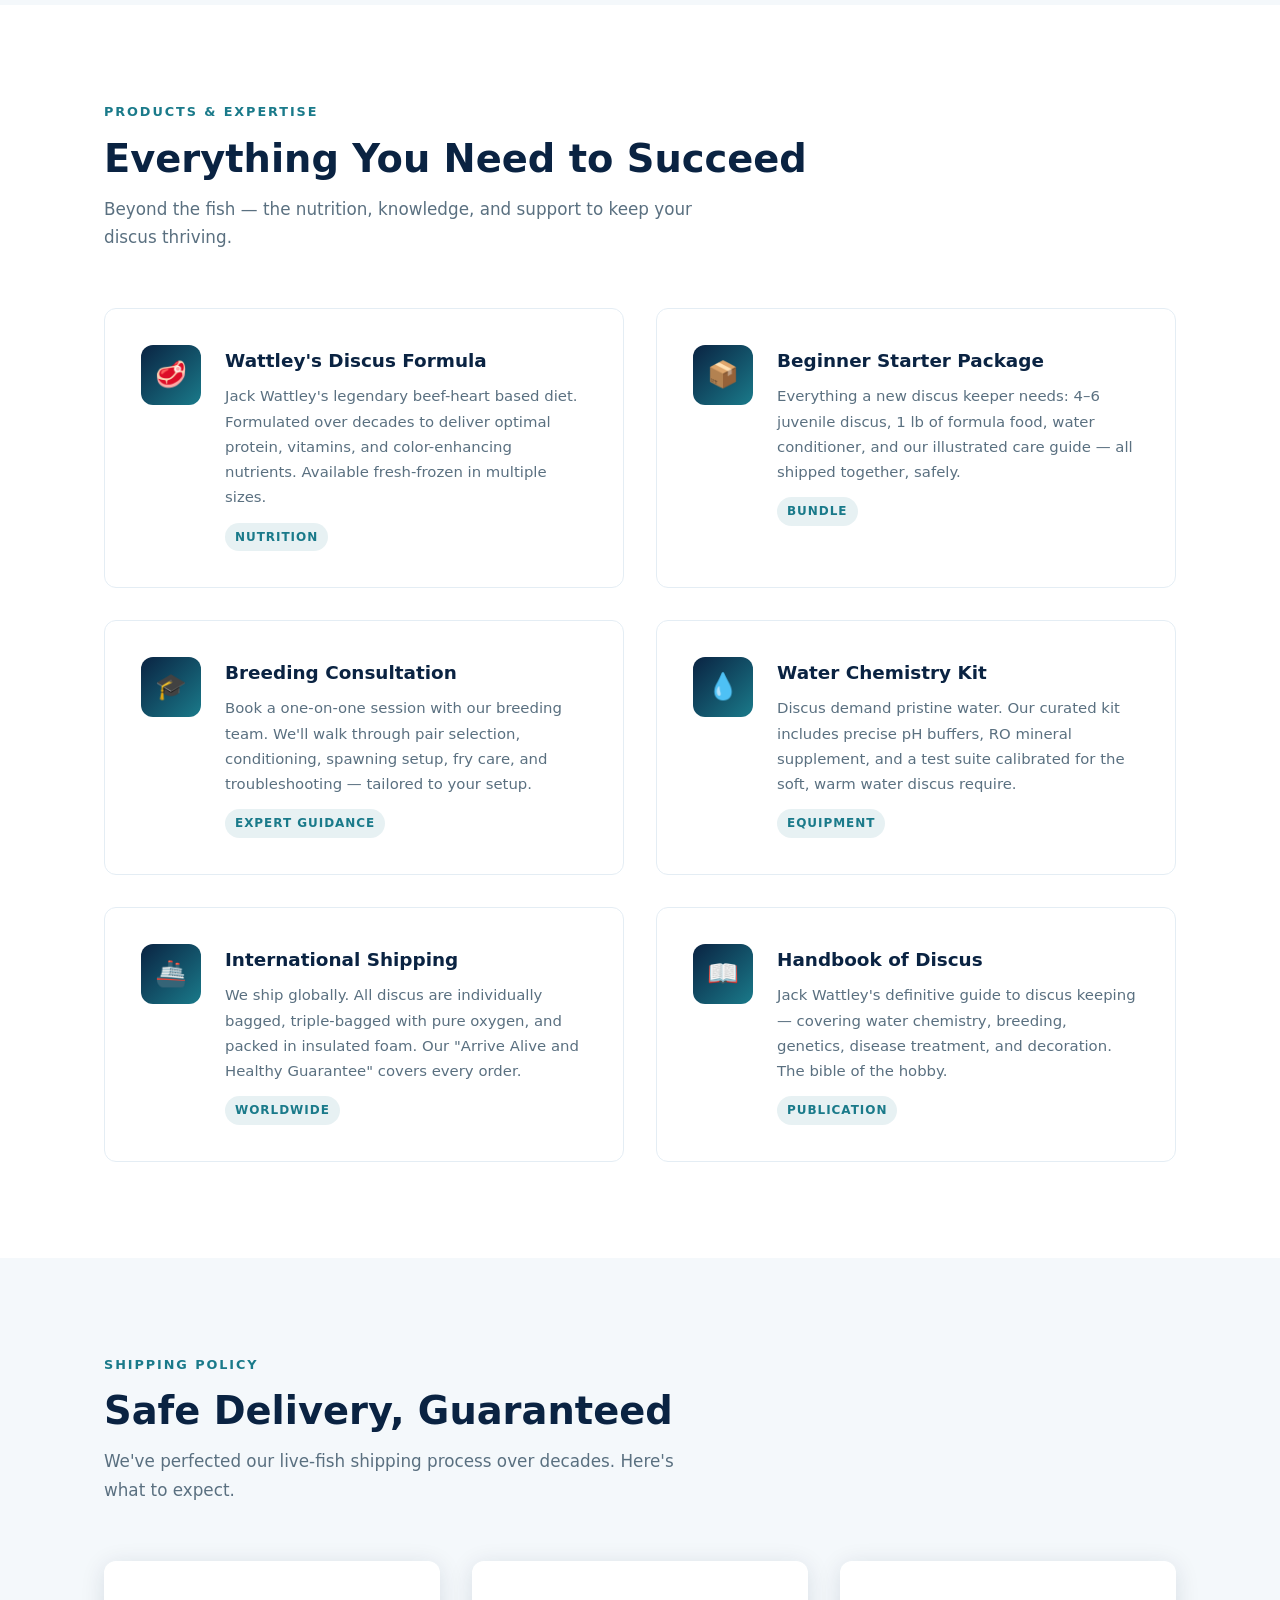
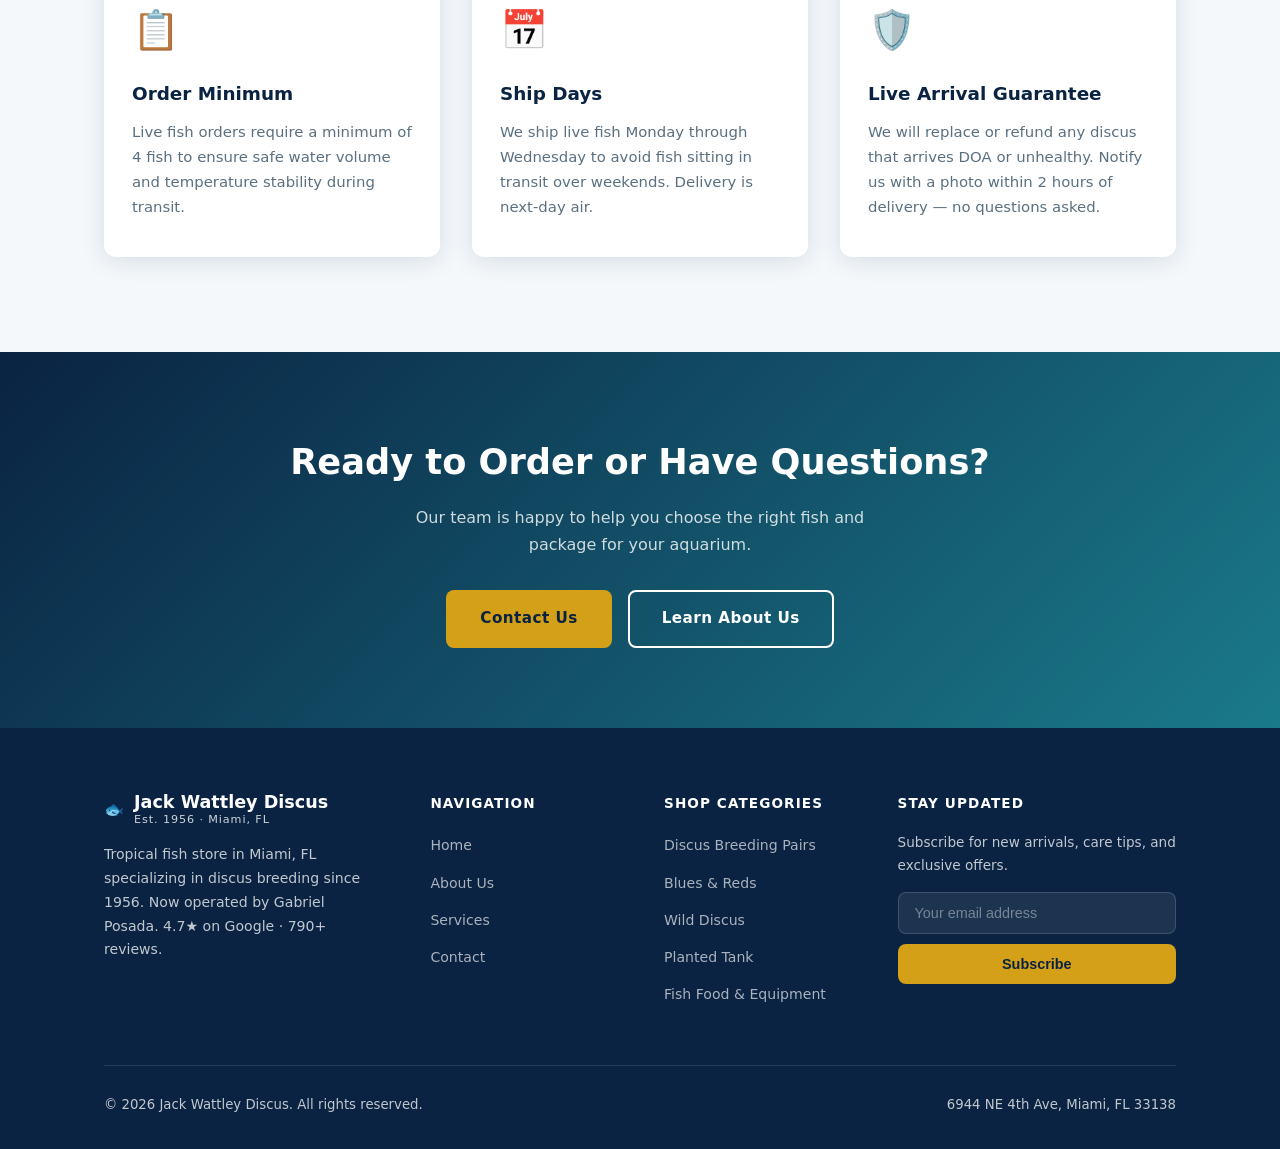
<file: services.html>
<!DOCTYPE html>
<html lang="en">
<head>
  <meta charset="UTF-8" />
  <meta name="viewport" content="width=device-width, initial-scale=1.0" />
  <title>Shop & Services | Jack Wattley Discus</title>
  <meta name="description" content="Shop champion discus fish, tropical fish, planted tank supplies, food, equipment, and more — from Miami's premier discus hatchery since 1956." />
  <link rel="stylesheet" href="css/styles.css" />
</head>
<body>

  <header>
    <nav class="container">
      <a href="index.html" class="logo" aria-label="Jack Wattley Discus Home">
        <img src="images/logo.svg" alt="Jack Wattley Discus" class="logo-img" />
      </a>
      <ul class="nav-links" role="list">
        <li><a href="index.html">Home</a></li>
        <li><a href="about.html">About</a></li>
        <li><a href="services.html">Services</a></li>
        <li><a href="contact.html" class="nav-cta">Contact Us</a></li>
      </ul>
      <button class="hamburger" aria-label="Toggle menu" aria-expanded="false">
        <span></span><span></span><span></span>
      </button>
    </nav>
  </header>

  <div class="page-hero">
    <div class="container">
      <h1>Shop & Services</h1>
      <p>Champion discus, tropical fish, planted tank supplies, expert nutrition, and everything in between — all from our Miami hatchery.</p>
    </div>
  </div>

  <!-- Shop by Category — hover a card and the page shifts to that fish's color -->
  <section id="shop-section">
    <div class="container">
      <div class="section-label">Browse the Store</div>
      <h2 class="section-title">Shop by Category</h2>
      <p class="section-subtitle">Contact us or visit <strong>wattleydiscus.com</strong> for current pricing and availability. All live fish ship Mon–Wed via next-day air.</p>

      <div class="shop-grid">

        <a href="contact.html" class="shop-card" data-theme="breeding" aria-label="Discus Breeding Pairs">
          <div class="shop-card-top" style="background:linear-gradient(135deg,#7b3f00,#d4851a);">
            <span class="shop-icon">🐠</span>
            <span class="shop-count">10 products</span>
          </div>
          <div class="shop-card-body">
            <h3>Discus Breeding Pairs</h3>
            <span class="shop-cta">Contact to Order →</span>
          </div>
        </a>

        <a href="contact.html" class="shop-card" data-theme="blues" aria-label="Blues">
          <div class="shop-card-top" style="background:linear-gradient(135deg,#0a2a6e,#1a6abf);">
            <span class="shop-icon">🔵</span>
            <span class="shop-count">17 products</span>
          </div>
          <div class="shop-card-body">
            <h3>Blues</h3>
            <span class="shop-cta">Contact to Order →</span>
          </div>
        </a>

        <a href="contact.html" class="shop-card" data-theme="reds" aria-label="Reds">
          <div class="shop-card-top" style="background:linear-gradient(135deg,#6b0000,#c0392b);">
            <span class="shop-icon">🔴</span>
            <span class="shop-count">19 products</span>
          </div>
          <div class="shop-card-body">
            <h3>Reds</h3>
            <span class="shop-cta">Contact to Order →</span>
          </div>
        </a>

        <a href="contact.html" class="shop-card" data-theme="spotted" aria-label="Spotted">
          <div class="shop-card-top" style="background:linear-gradient(135deg,#1a5a6e,#2a9d8f);">
            <span class="shop-icon">🐟</span>
            <span class="shop-count">11 products</span>
          </div>
          <div class="shop-card-body">
            <h3>Spotted</h3>
            <span class="shop-cta">Contact to Order →</span>
          </div>
        </a>

        <a href="contact.html" class="shop-card" data-theme="yellows" aria-label="Yellows">
          <div class="shop-card-top" style="background:linear-gradient(135deg,#7a5800,#e8b400);">
            <span class="shop-icon">🟡</span>
            <span class="shop-count">16 products</span>
          </div>
          <div class="shop-card-body">
            <h3>Yellows</h3>
            <span class="shop-cta">Contact to Order →</span>
          </div>
        </a>

        <a href="contact.html" class="shop-card" data-theme="wild" aria-label="Wild Discus From The Amazon">
          <div class="shop-card-top" style="background:linear-gradient(135deg,#1a4a1e,#2d8a3e);">
            <span class="shop-icon">🌿</span>
            <span class="shop-count">18 products</span>
          </div>
          <div class="shop-card-body">
            <h3>Wild Discus From The Amazon</h3>
            <span class="shop-cta">Contact to Order →</span>
          </div>
        </a>

        <a href="contact.html" class="shop-card" data-theme="altums" aria-label="Altums">
          <div class="shop-card-top" style="background:linear-gradient(135deg,#3d1a6e,#7b52c9);">
            <span class="shop-icon">🐡</span>
            <span class="shop-count">11 products</span>
          </div>
          <div class="shop-card-body">
            <h3>Altums</h3>
            <span class="shop-cta">Contact to Order →</span>
          </div>
        </a>

        <a href="contact.html" class="shop-card" data-theme="rainbow" aria-label="Rainbow Fish">
          <div class="shop-card-top" style="background:linear-gradient(135deg,#6a0080,#e040fb,#0091ea);">
            <span class="shop-icon">🌈</span>
            <span class="shop-count">17 products</span>
          </div>
          <div class="shop-card-body">
            <h3>Rainbow Fish</h3>
            <span class="shop-cta">Contact to Order →</span>
          </div>
        </a>

        <a href="contact.html" class="shop-card" data-theme="cichlids" aria-label="Dwarf Cichlids">
          <div class="shop-card-top" style="background:linear-gradient(135deg,#5a1a2a,#c0566b);">
            <span class="shop-icon">🦐</span>
            <span class="shop-count">12 products</span>
          </div>
          <div class="shop-card-body">
            <h3>Dwarf Cichlids / Rams / Apistogrammas</h3>
            <span class="shop-cta">Contact to Order →</span>
          </div>
        </a>

        <a href="contact.html" class="shop-card" data-theme="tetras" aria-label="Tetras">
          <div class="shop-card-top" style="background:linear-gradient(135deg,#0a3a5a,#1a7aaa);">
            <span class="shop-icon">✨</span>
            <span class="shop-count">22 products</span>
          </div>
          <div class="shop-card-body">
            <h3>Tetras</h3>
            <span class="shop-cta">Contact to Order →</span>
          </div>
        </a>

        <a href="contact.html" class="shop-card" data-theme="cleanup" aria-label="Cleanup Crew">
          <div class="shop-card-top" style="background:linear-gradient(135deg,#3a3000,#7a6a1a);">
            <span class="shop-icon">🐌</span>
            <span class="shop-count">55 products</span>
          </div>
          <div class="shop-card-body">
            <h3>Cleanup Crew</h3>
            <span class="shop-cta">Contact to Order →</span>
          </div>
        </a>

        <a href="contact.html" class="shop-card" data-theme="specials" aria-label="Specials">
          <div class="shop-card-top" style="background:linear-gradient(135deg,#5a4000,#d4a017);">
            <span class="shop-icon">⭐</span>
            <span class="shop-count">25 products</span>
          </div>
          <div class="shop-card-body">
            <h3>Specials</h3>
            <span class="shop-cta">Contact to Order →</span>
          </div>
        </a>

        <a href="contact.html" class="shop-card" data-theme="planted" aria-label="Planted Tank">
          <div class="shop-card-top" style="background:linear-gradient(135deg,#0d3a1a,#1a8a3a);">
            <span class="shop-icon">🌱</span>
            <span class="shop-count">42 products</span>
          </div>
          <div class="shop-card-body">
            <h3>Planted Tank</h3>
            <span class="shop-cta">Contact to Order →</span>
          </div>
        </a>

        <a href="contact.html" class="shop-card" data-theme="food" aria-label="Fish Food">
          <div class="shop-card-top" style="background:linear-gradient(135deg,#5a2a00,#bf6a1a);">
            <span class="shop-icon">🥩</span>
            <span class="shop-count">12 products</span>
          </div>
          <div class="shop-card-body">
            <h3>Fish Food</h3>
            <span class="shop-cta">Contact to Order →</span>
          </div>
        </a>

        <a href="contact.html" class="shop-card" data-theme="meds" aria-label="Discus Medications">
          <div class="shop-card-top" style="background:linear-gradient(135deg,#0a2a5a,#1a5aaa);">
            <span class="shop-icon">💊</span>
            <span class="shop-count">6 products</span>
          </div>
          <div class="shop-card-body">
            <h3>Discus Medications <span style="font-size:.75rem;color:var(--muted);font-weight:400;display:block;margin-top:2px;">US Shipping Only</span></h3>
            <span class="shop-cta">Contact to Order →</span>
          </div>
        </a>

        <a href="contact.html" class="shop-card" data-theme="accessories" aria-label="Accessories">
          <div class="shop-card-top" style="background:linear-gradient(135deg,#2a2a3a,#5a5a7a);">
            <span class="shop-icon">🔧</span>
            <span class="shop-count">8 products</span>
          </div>
          <div class="shop-card-body">
            <h3>Accessories</h3>
            <span class="shop-cta">Contact to Order →</span>
          </div>
        </a>

        <a href="contact.html" class="shop-card" data-theme="equipment" aria-label="Equipment">
          <div class="shop-card-top" style="background:linear-gradient(135deg,#1a2a3a,#2a5a7a);">
            <span class="shop-icon">⚙️</span>
            <span class="shop-count">32 products</span>
          </div>
          <div class="shop-card-body">
            <h3>Equipment</h3>
            <span class="shop-cta">Contact to Order →</span>
          </div>
        </a>

        <a href="contact.html" class="shop-card" data-theme="ro" aria-label="Reverse Osmosis">
          <div class="shop-card-top" style="background:linear-gradient(135deg,#0a3a5a,#1a8aaa);">
            <span class="shop-icon">💧</span>
            <span class="shop-count">4 products</span>
          </div>
          <div class="shop-card-body">
            <h3>Reverse Osmosis</h3>
            <span class="shop-cta">Contact to Order →</span>
          </div>
        </a>

        <a href="contact.html" class="shop-card" data-theme="gift" aria-label="Gift Card">
          <div class="shop-card-top" style="background:linear-gradient(135deg,#4a2a00,#c07a00);">
            <span class="shop-icon">🎁</span>
            <span class="shop-count">Gift Card</span>
          </div>
          <div class="shop-card-body">
            <h3>Wattley Discus Gift Card</h3>
            <span class="shop-cta">Contact to Order →</span>
          </div>
        </a>

      </div>
    </div>
  </section>

  <!-- Signature Strains -->
  <section class="features">
    <div class="container">
      <div class="section-label">Signature Strains</div>
      <h2 class="section-title">Wattley's Most Famous Varieties</h2>
      <p class="section-subtitle">Six decades of selective breeding have produced some of the most celebrated strains in the discus world.</p>
      <div class="features-grid" style="margin-top:56px;">
        <div class="feature-card">
          <div class="feature-icon">🔵</div>
          <h3>Tiger Turquoise</h3>
          <p>Jack Wattley's signature strain — the original Wattley Turquoise. Breeding Pairs available at $600. Electric color and stunning finnage unlike anything else in the hobby.</p>
          <span class="service-tag" style="margin-top:12px;display:inline-block;">Signature Strain</span>
        </div>
        <div class="feature-card">
          <div class="feature-icon">🟡</div>
          <h3>Yellow Melon Discus</h3>
          <p>Striking golden body with excellent form — a true showpiece fish. Available from $39.75 to $149 depending on size and quality grade.</p>
        </div>
        <div class="feature-card">
          <div class="feature-icon">🔴</div>
          <h3>Red Strains</h3>
          <p>Vibrant red varieties bred for deep, saturated color and strong body shape. Available in multiple sizes from juvenile to adult. Contact us for current stock.</p>
        </div>
        <div class="feature-card">
          <div class="feature-icon">🟤</div>
          <h3>Wild Amazonian Discus</h3>
          <p>Wild-caught discus for the purist. Prized for their natural barring and authentic body shape — rare, authentic, and they go quickly.</p>
          <span class="service-tag" style="margin-top:12px;display:inline-block;">Wild-Caught</span>
        </div>
        <div class="feature-card">
          <div class="feature-icon">⚫</div>
          <h3>Spotted Varieties</h3>
          <p>Beautifully patterned spotted discus with unique color combinations. Stock rotates frequently — reach out to ask what's currently available.</p>
        </div>
        <div class="feature-card">
          <div class="feature-icon">🐟</div>
          <h3>Other Tropical Fish</h3>
          <p>Long Fin Serpae Tetras ($2), Black Phantom Tetras ($2.25), Butterfly Pleco ($14.95), Colombian Zebra Plecos ($20), Geophagus Eartheater ($7), and more.</p>
        </div>
      </div>
    </div>
  </section>

  <!-- Products & Services -->
  <section>
    <div class="container">
      <div class="section-label">Products & Expertise</div>
      <h2 class="section-title">Everything You Need to Succeed</h2>
      <p class="section-subtitle">Beyond the fish — the nutrition, knowledge, and support to keep your discus thriving.</p>
      <div class="services-grid" style="margin-top:56px;">
        <div class="service-card">
          <div class="service-icon-wrap">🥩</div>
          <div>
            <h3>Wattley's Discus Formula</h3>
            <p>Jack Wattley's legendary beef-heart based diet. Formulated over decades to deliver optimal protein, vitamins, and color-enhancing nutrients. Available fresh-frozen in multiple sizes.</p>
            <span class="service-tag">Nutrition</span>
          </div>
        </div>
        <div class="service-card">
          <div class="service-icon-wrap">📦</div>
          <div>
            <h3>Beginner Starter Package</h3>
            <p>Everything a new discus keeper needs: 4–6 juvenile discus, 1 lb of formula food, water conditioner, and our illustrated care guide — all shipped together, safely.</p>
            <span class="service-tag">Bundle</span>
          </div>
        </div>
        <div class="service-card">
          <div class="service-icon-wrap">🎓</div>
          <div>
            <h3>Breeding Consultation</h3>
            <p>Book a one-on-one session with our breeding team. We'll walk through pair selection, conditioning, spawning setup, fry care, and troubleshooting — tailored to your setup.</p>
            <span class="service-tag">Expert Guidance</span>
          </div>
        </div>
        <div class="service-card">
          <div class="service-icon-wrap">💧</div>
          <div>
            <h3>Water Chemistry Kit</h3>
            <p>Discus demand pristine water. Our curated kit includes precise pH buffers, RO mineral supplement, and a test suite calibrated for the soft, warm water discus require.</p>
            <span class="service-tag">Equipment</span>
          </div>
        </div>
        <div class="service-card">
          <div class="service-icon-wrap">🚢</div>
          <div>
            <h3>International Shipping</h3>
            <p>We ship globally. All discus are individually bagged, triple-bagged with pure oxygen, and packed in insulated foam. Our "Arrive Alive and Healthy Guarantee" covers every order.</p>
            <span class="service-tag">Worldwide</span>
          </div>
        </div>
        <div class="service-card">
          <div class="service-icon-wrap">📖</div>
          <div>
            <h3>Handbook of Discus</h3>
            <p>Jack Wattley's definitive guide to discus keeping — covering water chemistry, breeding, genetics, disease treatment, and decoration. The bible of the hobby.</p>
            <span class="service-tag">Publication</span>
          </div>
        </div>
      </div>
    </div>
  </section>

  <!-- Shipping Info -->
  <section class="features">
    <div class="container">
      <div class="section-label">Shipping Policy</div>
      <h2 class="section-title">Safe Delivery, Guaranteed</h2>
      <p class="section-subtitle">We've perfected our live-fish shipping process over decades. Here's what to expect.</p>
      <div class="features-grid" style="margin-top:56px;">
        <div class="feature-card">
          <div class="feature-icon">📋</div>
          <h3>Order Minimum</h3>
          <p>Live fish orders require a minimum of 4 fish to ensure safe water volume and temperature stability during transit.</p>
        </div>
        <div class="feature-card">
          <div class="feature-icon">📅</div>
          <h3>Ship Days</h3>
          <p>We ship live fish Monday through Wednesday to avoid fish sitting in transit over weekends. Delivery is next-day air.</p>
        </div>
        <div class="feature-card">
          <div class="feature-icon">🛡️</div>
          <h3>Live Arrival Guarantee</h3>
          <p>We will replace or refund any discus that arrives DOA or unhealthy. Notify us with a photo within 2 hours of delivery — no questions asked.</p>
        </div>
      </div>
    </div>
  </section>

  <div class="cta-banner">
    <div class="container">
      <h2>Ready to Order or Have Questions?</h2>
      <p>Our team is happy to help you choose the right fish and package for your aquarium.</p>
      <div class="cta-actions">
        <a href="contact.html" class="btn btn-primary">Contact Us</a>
        <a href="about.html" class="btn btn-outline">Learn About Us</a>
      </div>
    </div>
  </div>

  <footer>
    <div class="container">
      <div class="footer-grid">
        <div class="footer-brand">
          <a href="index.html" class="logo">
            <div class="logo-icon">🐟</div>
            <div class="logo-text">Jack Wattley Discus<span>Est. 1956 · Miami, FL</span></div>
          </a>
          <p>Tropical fish store in Miami, FL specializing in discus breeding since 1956. Now operated by Gabriel Posada. 4.7★ on Google · 790+ reviews.</p>
        </div>
        <div class="footer-col">
          <h4>Navigation</h4>
          <ul>
            <li><a href="index.html">Home</a></li>
            <li><a href="about.html">About Us</a></li>
            <li><a href="services.html">Services</a></li>
            <li><a href="contact.html">Contact</a></li>
          </ul>
        </div>
        <div class="footer-col">
          <h4>Shop Categories</h4>
          <ul>
            <li><a href="services.html">Discus Breeding Pairs</a></li>
            <li><a href="services.html">Blues & Reds</a></li>
            <li><a href="services.html">Wild Discus</a></li>
            <li><a href="services.html">Planted Tank</a></li>
            <li><a href="services.html">Fish Food & Equipment</a></li>
          </ul>
        </div>
        <div class="footer-col footer-newsletter">
          <h4>Stay Updated</h4>
          <p style="font-size:.85rem;margin-bottom:14px;">Subscribe for new arrivals, care tips, and exclusive offers.</p>
          <div class="footer-newsletter">
            <input type="email" placeholder="Your email address" aria-label="Email address" />
            <button type="button">Subscribe</button>
          </div>
        </div>
      </div>
      <div class="footer-bottom">
        <span>&copy; 2026 Jack Wattley Discus. All rights reserved.</span>
        <span>6944 NE 4th Ave, Miami, FL 33138</span>
      </div>
    </div>
  </footer>

  <script src="js/main.js"></script>
  <script type="text/javascript">
    var Tawk_API=Tawk_API||{}, Tawk_LoadStart=new Date();
    (function(){
      var s1=document.createElement("script"),s0=document.getElementsByTagName("script")[0];
      s1.async=true;
      s1.src='https://embed.tawk.to/6a25b2af5bdfa41c2ccf3f19/default';
      s1.charset='UTF-8';
      s1.setAttribute('crossorigin','*');
      s0.parentNode.insertBefore(s1,s0);
    })();
  </script>
</body>
</html>
</file>
<file: css/styles.css>
/* ── Reset & Base ── */
*, *::before, *::after { box-sizing: border-box; margin: 0; padding: 0; }

:root {
  --navy:   #0a2342;
  --teal:   #1a7a8a;
  --gold:   #d4a017;
  --light:  #f4f8fb;
  --white:  #ffffff;
  --text:   #1e2d3d;
  --muted:  #5a7080;
  --radius: 8px;
  --shadow: 0 4px 24px rgba(10,35,66,.12);
  --transition: .25s ease;
}

html { scroll-behavior: smooth; }

body {
  font-family: 'Segoe UI', system-ui, sans-serif;
  color: var(--text);
  background: var(--white);
  line-height: 1.7;
}

img { display: block; max-width: 100%; }
a  { color: inherit; text-decoration: none; }

/* ── Utility ── */
.container { max-width: 1120px; margin: 0 auto; padding: 0 24px; }
.btn {
  display: inline-block;
  padding: 14px 32px;
  border-radius: var(--radius);
  font-weight: 600;
  font-size: .95rem;
  letter-spacing: .03em;
  transition: var(--transition);
  cursor: pointer;
  border: 2px solid transparent;
}
.btn-primary  { background: var(--gold); color: var(--navy); }
.btn-primary:hover { background: #b8890f; }
.btn-outline  { border-color: var(--white); color: var(--white); }
.btn-outline:hover { background: var(--white); color: var(--navy); }

.section-label {
  font-size: .8rem;
  font-weight: 700;
  letter-spacing: .15em;
  text-transform: uppercase;
  color: var(--teal);
  margin-bottom: 12px;
}
.section-title {
  font-size: clamp(1.6rem, 3vw, 2.4rem);
  font-weight: 700;
  color: var(--navy);
  line-height: 1.25;
}
.section-subtitle {
  font-size: 1.05rem;
  color: var(--muted);
  max-width: 600px;
  margin-top: 12px;
}

section { padding: 96px 0; }

/* ── Navigation ── */
header {
  position: sticky;
  top: 0;
  z-index: 100;
  background: var(--navy);
  box-shadow: 0 2px 16px rgba(0,0,0,.3);
}

nav {
  display: flex;
  align-items: center;
  justify-content: space-between;
  height: 72px;
}

.logo {
  display: flex;
  align-items: center;
  gap: 10px;
  color: var(--white);
}
.logo-img {
  height: 48px;
  width: auto;
  display: block;
}
.logo-text { font-weight: 700; font-size: 1.1rem; line-height: 1.2; }
.logo-text span { display: block; font-size: .7rem; font-weight: 400; opacity: .8; letter-spacing: .08em; }

.nav-links {
  display: flex;
  list-style: none;
  gap: 8px;
}
.nav-links a {
  color: rgba(255,255,255,.85);
  padding: 8px 14px;
  border-radius: var(--radius);
  font-size: .9rem;
  font-weight: 500;
  transition: var(--transition);
}
.nav-links a:hover,
.nav-links a.active { color: var(--white); background: rgba(255,255,255,.12); }

.nav-cta {
  background: var(--gold);
  color: var(--navy) !important;
  font-weight: 700 !important;
}
.nav-cta:hover { background: #b8890f !important; }

.hamburger {
  display: none;
  flex-direction: column;
  gap: 5px;
  background: none;
  border: none;
  cursor: pointer;
  padding: 8px;
}
.hamburger span {
  display: block;
  width: 24px;
  height: 2px;
  background: var(--white);
  border-radius: 2px;
  transition: var(--transition);
}

/* ── Hero ── */
.hero {
  background: linear-gradient(135deg, var(--navy) 0%, #0e3a5c 60%, #1a7a8a 100%);
  color: var(--white);
  padding: 120px 0 96px;
  position: relative;
  overflow: hidden;
}
.hero::before {
  content: '';
  position: absolute;
  inset: 0;
  background: url("data:image/svg+xml,%3Csvg width='60' height='60' viewBox='0 0 60 60' xmlns='http://www.w3.org/2000/svg'%3E%3Cg fill='none' fill-rule='evenodd'%3E%3Cg fill='%23ffffff' fill-opacity='0.03'%3E%3Ccircle cx='30' cy='30' r='20'/%3E%3C/g%3E%3C/g%3E%3C/svg%3E");
}

.hero-inner {
  position: relative;
  display: grid;
  grid-template-columns: 1fr 1fr;
  gap: 64px;
  align-items: center;
}

.hero-badge {
  display: inline-block;
  background: rgba(212,160,23,.2);
  border: 1px solid rgba(212,160,23,.5);
  color: var(--gold);
  font-size: .78rem;
  font-weight: 700;
  letter-spacing: .12em;
  text-transform: uppercase;
  padding: 6px 14px;
  border-radius: 20px;
  margin-bottom: 20px;
}

.hero h1 {
  font-size: clamp(2rem, 4.5vw, 3.4rem);
  font-weight: 800;
  line-height: 1.15;
  margin-bottom: 20px;
}

.hero h1 em { color: var(--gold); font-style: normal; }

.hero p {
  font-size: 1.1rem;
  opacity: .85;
  margin-bottom: 36px;
  max-width: 480px;
}

.hero-actions { display: flex; gap: 16px; flex-wrap: wrap; }

.hero-visual {
  display: flex;
  justify-content: center;
  align-items: center;
}

.fish-graphic {
  width: 320px;
  height: 320px;
  background: rgba(255,255,255,.06);
  border: 2px solid rgba(255,255,255,.15);
  border-radius: 50%;
  display: flex;
  align-items: center;
  justify-content: center;
  font-size: 9rem;
  animation: float 4s ease-in-out infinite;
  backdrop-filter: blur(4px);
}
@keyframes float {
  0%, 100% { transform: translateY(0); }
  50%       { transform: translateY(-18px); }
}

/* ── Stats bar ── */
.stats-bar {
  background: var(--navy);
  color: var(--white);
  padding: 40px 0;
}
.stats-grid {
  display: grid;
  grid-template-columns: repeat(4, 1fr);
  gap: 24px;
  text-align: center;
}
.stat-num {
  font-size: 2.2rem;
  font-weight: 800;
  color: var(--gold);
  line-height: 1;
}
.stat-label {
  font-size: .85rem;
  opacity: .75;
  margin-top: 6px;
}

/* ── Features ── */
.features { background: var(--light); }
.features-grid {
  display: grid;
  grid-template-columns: repeat(3, 1fr);
  gap: 32px;
  margin-top: 56px;
}
.feature-card {
  background: var(--white);
  padding: 36px 28px;
  border-radius: 12px;
  box-shadow: var(--shadow);
  transition: var(--transition);
}
.feature-card:hover { transform: translateY(-6px); box-shadow: 0 12px 40px rgba(10,35,66,.18); }
.feature-icon {
  font-size: 2.4rem;
  margin-bottom: 16px;
}
.feature-card h3 { font-size: 1.15rem; color: var(--navy); margin-bottom: 10px; }
.feature-card p  { font-size: .93rem; color: var(--muted); }

/* ── Services ── */
.services-grid {
  display: grid;
  grid-template-columns: repeat(2, 1fr);
  gap: 32px;
  margin-top: 56px;
}
.service-card {
  background: var(--white);
  border: 1px solid #e4edf4;
  border-radius: 12px;
  padding: 36px;
  display: flex;
  gap: 24px;
  transition: var(--transition);
}
.service-card:hover { border-color: var(--teal); box-shadow: var(--shadow); }
.service-icon-wrap {
  flex-shrink: 0;
  width: 60px;
  height: 60px;
  border-radius: 12px;
  background: linear-gradient(135deg, var(--navy), var(--teal));
  display: flex;
  align-items: center;
  justify-content: center;
  font-size: 1.6rem;
}
.service-card h3 { font-size: 1.15rem; color: var(--navy); margin-bottom: 8px; }
.service-card p  { font-size: .93rem; color: var(--muted); }
.service-tag {
  display: inline-block;
  margin-top: 12px;
  font-size: .75rem;
  font-weight: 700;
  letter-spacing: .08em;
  text-transform: uppercase;
  color: var(--teal);
  background: rgba(26,122,138,.1);
  padding: 4px 10px;
  border-radius: 20px;
}

/* ── About ── */
.about-inner {
  display: grid;
  grid-template-columns: 1fr 1fr;
  gap: 80px;
  align-items: center;
}
.about-image {
  background: linear-gradient(135deg, var(--navy) 0%, var(--teal) 100%);
  border-radius: 20px;
  height: 480px;
  display: flex;
  align-items: center;
  justify-content: center;
  font-size: 7rem;
  box-shadow: var(--shadow);
}
.about-list { list-style: none; margin-top: 28px; }
.about-list li {
  display: flex;
  align-items: flex-start;
  gap: 12px;
  margin-bottom: 16px;
  font-size: .95rem;
  color: var(--muted);
}
.about-list li::before {
  content: '✓';
  flex-shrink: 0;
  width: 22px;
  height: 22px;
  background: var(--teal);
  color: var(--white);
  border-radius: 50%;
  display: flex;
  align-items: center;
  justify-content: center;
  font-size: .7rem;
  font-weight: 700;
  margin-top: 2px;
}

/* ── Team ── */
.team { background: var(--light); }
.team-grid {
  display: grid;
  grid-template-columns: repeat(3, 1fr);
  gap: 32px;
  margin-top: 56px;
}
.team-card {
  background: var(--white);
  border-radius: 12px;
  overflow: hidden;
  box-shadow: var(--shadow);
  text-align: center;
}
.team-avatar {
  height: 180px;
  background: linear-gradient(135deg, var(--navy), var(--teal));
  display: flex;
  align-items: center;
  justify-content: center;
  font-size: 4rem;
}
.team-info { padding: 24px; }
.team-info h3 { font-size: 1.05rem; color: var(--navy); }
.team-info .role { font-size: .85rem; color: var(--teal); font-weight: 600; margin-top: 4px; }
.team-info p { font-size: .88rem; color: var(--muted); margin-top: 10px; }

/* ── Contact ── */
.contact { background: var(--light); }
.contact-inner {
  display: grid;
  grid-template-columns: 1fr 1.5fr;
  gap: 64px;
  align-items: start;
}
.contact-info h2 { font-size: 1.8rem; color: var(--navy); margin-bottom: 16px; }
.contact-info p  { color: var(--muted); margin-bottom: 32px; }

.contact-detail {
  display: flex;
  align-items: flex-start;
  gap: 14px;
  margin-bottom: 20px;
}
.contact-detail-icon {
  flex-shrink: 0;
  width: 44px;
  height: 44px;
  background: var(--navy);
  border-radius: 10px;
  display: flex;
  align-items: center;
  justify-content: center;
  font-size: 1.1rem;
}
.contact-detail h4 { font-size: .85rem; font-weight: 700; color: var(--navy); }
.contact-detail p  { font-size: .9rem; color: var(--muted); margin: 0; }

.contact-form {
  background: var(--white);
  padding: 40px;
  border-radius: 16px;
  box-shadow: var(--shadow);
}
.form-row { display: grid; grid-template-columns: 1fr 1fr; gap: 16px; }
.form-group { margin-bottom: 20px; }
.form-group label {
  display: block;
  font-size: .85rem;
  font-weight: 600;
  color: var(--navy);
  margin-bottom: 6px;
}
.form-group input,
.form-group select,
.form-group textarea {
  width: 100%;
  padding: 12px 16px;
  border: 1.5px solid #d1dde8;
  border-radius: var(--radius);
  font-size: .95rem;
  font-family: inherit;
  color: var(--text);
  background: var(--light);
  transition: var(--transition);
  outline: none;
}
.form-group input:focus,
.form-group select:focus,
.form-group textarea:focus {
  border-color: var(--teal);
  background: var(--white);
  box-shadow: 0 0 0 3px rgba(26,122,138,.12);
}
.form-group textarea { resize: vertical; min-height: 120px; }
.form-submit { width: 100%; padding: 15px; }

.form-success {
  display: none;
  text-align: center;
  padding: 32px;
  color: var(--teal);
  font-weight: 600;
  font-size: 1.1rem;
}

/* ── Page Hero (inner pages) ── */
.page-hero {
  background: linear-gradient(135deg, var(--navy), var(--teal));
  color: var(--white);
  padding: 72px 0;
  text-align: center;
}
.page-hero h1 { font-size: clamp(2rem, 4vw, 3rem); font-weight: 800; }
.page-hero p  { font-size: 1.05rem; opacity: .8; margin-top: 12px; max-width: 540px; margin-inline: auto; }

/* ── CTA Banner ── */
.cta-banner {
  background: linear-gradient(135deg, var(--navy), var(--teal));
  color: var(--white);
  text-align: center;
  padding: 80px 0;
}
.cta-banner h2 { font-size: clamp(1.6rem, 3vw, 2.2rem); font-weight: 700; margin-bottom: 12px; }
.cta-banner p  { opacity: .8; max-width: 500px; margin: 0 auto 32px; }
.cta-actions { display: flex; justify-content: center; gap: 16px; flex-wrap: wrap; }

/* ── Footer ── */
footer {
  background: var(--navy);
  color: rgba(255,255,255,.75);
  padding: 64px 0 32px;
}
.footer-grid {
  display: grid;
  grid-template-columns: 1.5fr 1fr 1fr 1.5fr;
  gap: 48px;
  padding-bottom: 48px;
  border-bottom: 1px solid rgba(255,255,255,.1);
}
.footer-brand .logo { margin-bottom: 16px; }
.footer-brand p { font-size: .88rem; line-height: 1.7; }

.footer-col h4 {
  color: var(--white);
  font-size: .85rem;
  font-weight: 700;
  letter-spacing: .08em;
  text-transform: uppercase;
  margin-bottom: 16px;
}
.footer-col ul { list-style: none; }
.footer-col ul li { margin-bottom: 10px; }
.footer-col ul a {
  font-size: .88rem;
  color: rgba(255,255,255,.65);
  transition: var(--transition);
}
.footer-col ul a:hover { color: var(--gold); }

.footer-newsletter input {
  width: 100%;
  padding: 12px 16px;
  background: rgba(255,255,255,.08);
  border: 1px solid rgba(255,255,255,.15);
  border-radius: var(--radius);
  color: var(--white);
  font-size: .9rem;
  margin-bottom: 10px;
  outline: none;
}
.footer-newsletter input::placeholder { color: rgba(255,255,255,.4); }
.footer-newsletter button {
  width: 100%;
  padding: 12px;
  background: var(--gold);
  color: var(--navy);
  border: none;
  border-radius: var(--radius);
  font-weight: 700;
  font-size: .9rem;
  cursor: pointer;
  transition: var(--transition);
}
.footer-newsletter button:hover { background: #b8890f; }

.footer-bottom {
  display: flex;
  justify-content: space-between;
  align-items: center;
  padding-top: 28px;
  font-size: .83rem;
}

/* ── Waitlist ── */
.waitlist {
  background: linear-gradient(135deg, #0e3a5c 0%, var(--navy) 50%, #0e2a1f 100%);
  color: var(--white);
  padding: 96px 0;
  text-align: center;
  position: relative;
  overflow: hidden;
}
.waitlist::before {
  content: '';
  position: absolute;
  top: -60px; right: -60px;
  width: 300px; height: 300px;
  background: rgba(212,160,23,.08);
  border-radius: 50%;
}
.waitlist::after {
  content: '';
  position: absolute;
  bottom: -80px; left: -40px;
  width: 240px; height: 240px;
  background: rgba(26,122,138,.1);
  border-radius: 50%;
}
.waitlist-inner { position: relative; z-index: 1; max-width: 580px; margin: 0 auto; }
.waitlist-badge {
  display: inline-block;
  background: rgba(212,160,23,.2);
  border: 1px solid rgba(212,160,23,.5);
  color: var(--gold);
  font-size: .78rem;
  font-weight: 700;
  letter-spacing: .12em;
  text-transform: uppercase;
  padding: 6px 14px;
  border-radius: 20px;
  margin-bottom: 20px;
}
.waitlist h2 { font-size: clamp(1.6rem, 3vw, 2.2rem); font-weight: 800; margin-bottom: 12px; }
.waitlist p  { opacity: .8; margin-bottom: 36px; font-size: 1.05rem; }
.waitlist-form {
  display: flex;
  gap: 0;
  max-width: 480px;
  margin: 0 auto 16px;
  border-radius: 10px;
  overflow: hidden;
  box-shadow: 0 8px 32px rgba(0,0,0,.3);
}
.waitlist-form input {
  flex: 1;
  padding: 16px 20px;
  border: none;
  font-size: .95rem;
  font-family: inherit;
  outline: none;
  background: rgba(255,255,255,.95);
  color: var(--text);
}
.waitlist-form input::placeholder { color: #999; }
.waitlist-form button {
  padding: 16px 28px;
  background: var(--gold);
  color: var(--navy);
  border: none;
  font-weight: 700;
  font-size: .95rem;
  font-family: inherit;
  cursor: pointer;
  transition: var(--transition);
  white-space: nowrap;
}
.waitlist-form button:hover { background: #b8890f; }
.waitlist-note { font-size: .78rem; opacity: .55; }
.waitlist-success {
  display: none;
  background: rgba(26,122,138,.25);
  border: 1px solid rgba(26,122,138,.5);
  color: #7eeeff;
  padding: 16px 24px;
  border-radius: 10px;
  font-weight: 600;
  margin-top: 16px;
}

/* ── Google Map ── */
.map-wrap {
  width: 100%;
  border-radius: 16px;
  overflow: hidden;
  box-shadow: var(--shadow);
  margin-top: 48px;
  line-height: 0;
}
.map-wrap iframe {
  width: 100%;
  height: 360px;
  border: none;
  display: block;
}

/* ── Shop Category Grid ── */
.shop-grid {
  display: grid;
  grid-template-columns: repeat(4, 1fr);
  gap: 24px;
  margin-top: 48px;
}
.shop-card {
  background: var(--white);
  border-radius: 14px;
  overflow: hidden;
  box-shadow: var(--shadow);
  transition: var(--transition);
  display: block;
  text-decoration: none;
  border: 1px solid #e4edf4;
}
.shop-card:hover {
  transform: translateY(-6px);
  box-shadow: 0 16px 48px rgba(10,35,66,.2);
  border-color: transparent;
}
.shop-card-top {
  height: 130px;
  display: flex;
  flex-direction: column;
  align-items: center;
  justify-content: center;
  position: relative;
  gap: 6px;
}
.shop-icon { font-size: 2.6rem; filter: drop-shadow(0 2px 6px rgba(0,0,0,.25)); }
.shop-count {
  position: absolute;
  top: 10px;
  right: 10px;
  background: rgba(0,0,0,.28);
  color: rgba(255,255,255,.95);
  font-size: .7rem;
  font-weight: 700;
  letter-spacing: .04em;
  padding: 3px 8px;
  border-radius: 10px;
}
.shop-card-body { padding: 18px 20px 20px; }
.shop-card-body h3 {
  font-size: .97rem;
  font-weight: 700;
  color: var(--navy);
  margin-bottom: 6px;
  line-height: 1.3;
}
.shop-cta {
  font-size: .8rem;
  font-weight: 600;
  color: var(--teal);
  letter-spacing: .02em;
}

/* ── Responsive ── */
@media (max-width: 900px) {
  .hero-inner, .about-inner, .contact-inner { grid-template-columns: 1fr; }
  .hero-visual { display: none; }
  .features-grid, .team-grid { grid-template-columns: repeat(2, 1fr); }
  .services-grid { grid-template-columns: 1fr; }
  .stats-grid { grid-template-columns: repeat(2, 1fr); }
  .footer-grid { grid-template-columns: 1fr 1fr; }
  .footer-newsletter { grid-column: 1 / -1; }
  .shop-grid { grid-template-columns: repeat(3, 1fr); }
}

@media (max-width: 600px) {
  section { padding: 64px 0; }
  .nav-links { display: none; flex-direction: column; position: absolute; top: 72px; left: 0; right: 0; background: var(--navy); padding: 16px 24px 24px; gap: 4px; }
  .nav-links.open { display: flex; }
  .hamburger { display: flex; }
  .features-grid, .team-grid { grid-template-columns: 1fr; }
  .form-row { grid-template-columns: 1fr; }
  .footer-grid { grid-template-columns: 1fr; }
  .footer-bottom { flex-direction: column; gap: 8px; text-align: center; }
  .fish-graphic { width: 200px; height: 200px; font-size: 5rem; }
  .shop-grid { grid-template-columns: repeat(2, 1fr); gap: 16px; }
  .shop-card-top { height: 110px; }
  .shop-icon { font-size: 2.1rem; }
}

/* ═══════════════════════════════════════════════
   Animations & Transitions
   ═══════════════════════════════════════════════ */

body { overflow-x: hidden; }

/* ── Theme stripe: thin fixed bar that shifts color per fish category ── */
#theme-stripe {
  position: fixed;
  top: 0; left: 0; right: 0;
  height: 4px;
  background: linear-gradient(90deg, var(--gold), #f0c535);
  z-index: 9999;
  transition: background 0.45s ease, box-shadow 0.45s ease;
}

/* ── Hero: animated shifting gradient ── */
@keyframes gradientShift {
  0%   { background-position: 0% 50%; }
  50%  { background-position: 100% 50%; }
  100% { background-position: 0% 50%; }
}
.hero {
  background-image: linear-gradient(-45deg, #071e38, #0d3558, #1a7a8a, #0a4050, #0a2342);
  background-size: 400% 400%;
  animation: gradientShift 12s ease infinite;
}
.hero-inner { position: relative; z-index: 1; }

/* ── Floating bubbles ── */
.hero-bubbles {
  position: absolute;
  inset: 0;
  overflow: hidden;
  pointer-events: none;
  z-index: 0;
}
.hero-bubble {
  position: absolute;
  bottom: -80px;
  border-radius: 50%;
  background: rgba(255,255,255,.05);
  border: 1px solid rgba(255,255,255,.13);
  animation: bubbleRise linear infinite;
}
@keyframes bubbleRise {
  0%   { transform: translateY(0) scale(0.8);   opacity: 0; }
  8%   { opacity: 0.75; }
  88%  { opacity: 0.3; }
  100% { transform: translateY(-110vh) scale(1.1); opacity: 0; }
}

/* ── Button ripple ── */
.btn { position: relative; overflow: hidden; }
.ripple {
  position: absolute;
  border-radius: 50%;
  transform: scale(0);
  animation: rippleAnim 0.65s linear;
  background: rgba(255,255,255,.28);
  pointer-events: none;
}
@keyframes rippleAnim {
  to { transform: scale(4); opacity: 0; }
}

/* ── Scroll reveal ── */
.reveal {
  opacity: 0;
  transform: translateY(28px);
  transition: opacity 0.65s ease, transform 0.65s ease;
  will-change: transform, opacity;
}
.reveal.visible { opacity: 1; transform: translateY(0); }

.reveal-scale {
  opacity: 0;
  transform: scale(0.86);
  transition: opacity 0.5s ease, transform 0.5s cubic-bezier(.34,1.56,.64,1);
  will-change: transform, opacity;
}
.reveal-scale.visible { opacity: 1; transform: scale(1); }

/* ── Shop section background tint transition ── */
#shop-section { transition: background-color 0.5s ease; }

/* ── Enhanced shop card hover (overrides earlier rule) ── */
.shop-card {
  transition: transform 0.3s cubic-bezier(.34,1.56,.64,1), box-shadow 0.35s ease, border-color 0.3s ease;
  will-change: transform;
}
.shop-card:hover { transform: translateY(-10px) scale(1.03); border-color: transparent; }

/* ── Feature card smooth transitions ── */
.feature-card {
  transition: transform 0.3s ease, box-shadow 0.3s ease;
  will-change: transform;
}

/* ── Section label color transition ── */
.section-label { transition: color 0.4s ease; }

/* ── Nav link transition ── */
.nav-links a { transition: color .22s ease, background .22s ease; }

/* ── Page hero entrance animations ── */
@keyframes pageHeroIn {
  from { opacity: 0; transform: translateY(20px); }
  to   { opacity: 1; transform: translateY(0); }
}
.page-hero h1 { animation: pageHeroIn 0.7s ease both; }
.page-hero p  { animation: pageHeroIn 0.7s ease 0.15s both; }

/* ── Home hero text entrance ── */
@keyframes heroSlideIn {
  from { opacity: 0; transform: translateX(-32px); }
  to   { opacity: 1; transform: translateX(0); }
}
.hero-badge   { animation: heroSlideIn 0.6s ease 0.1s  both; }
.hero h1      { animation: heroSlideIn 0.7s ease 0.22s both; }
.hero p       { animation: heroSlideIn 0.7s ease 0.38s both; }
.hero-actions { animation: heroSlideIn 0.7s ease 0.52s both; }

/* ── Stats bar staggered entrance ── */
@keyframes statUp {
  from { opacity: 0; transform: translateY(18px); }
  to   { opacity: 1; transform: translateY(0); }
}
.stats-grid > div:nth-child(1) { animation: statUp 0.6s ease 0.05s both; }
.stats-grid > div:nth-child(2) { animation: statUp 0.6s ease 0.18s both; }
.stats-grid > div:nth-child(3) { animation: statUp 0.6s ease 0.31s both; }
.stats-grid > div:nth-child(4) { animation: statUp 0.6s ease 0.44s both; }

/* ── CTA primary button pulse ── */
@keyframes ctaPulse {
  0%, 100% { box-shadow: 0 0 0 0 rgba(212,160,23,0); }
  50%       { box-shadow: 0 0 0 9px rgba(212,160,23,.18); }
}
.cta-banner .btn-primary { animation: ctaPulse 2.8s ease infinite; }

/* ── Waitlist badge gentle pulse ── */
@keyframes badgePulse {
  0%, 100% { transform: scale(1); }
  50%       { transform: scale(1.04); }
}
.waitlist-badge { animation: badgePulse 3s ease infinite; }

/* ── Fish graphic bounce (home hero) ── */
.fish-graphic {
  animation: float 4s ease-in-out infinite, scaleIn 0.7s ease 0.4s both;
}
@keyframes scaleIn {
  from { opacity: 0; transform: scale(0.7); }
  to   { opacity: 1; transform: scale(1); }
}
</file>
